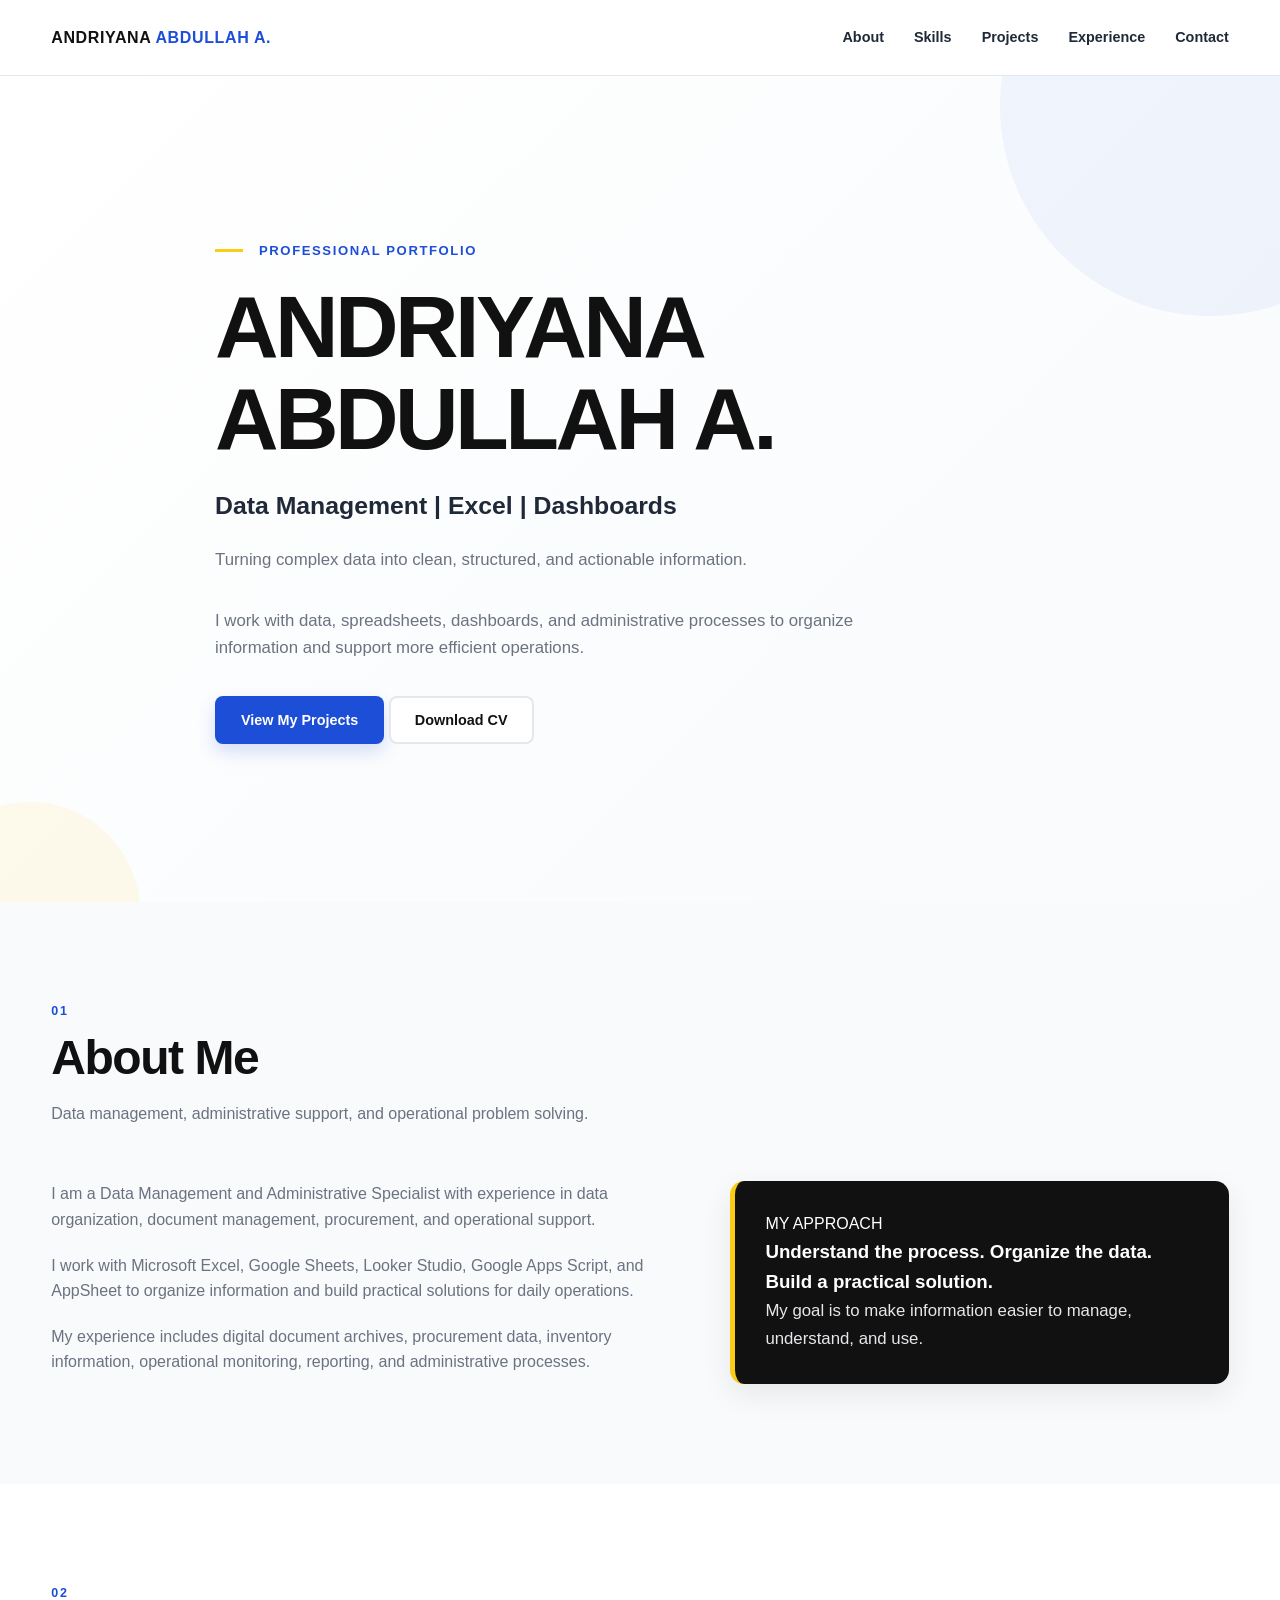
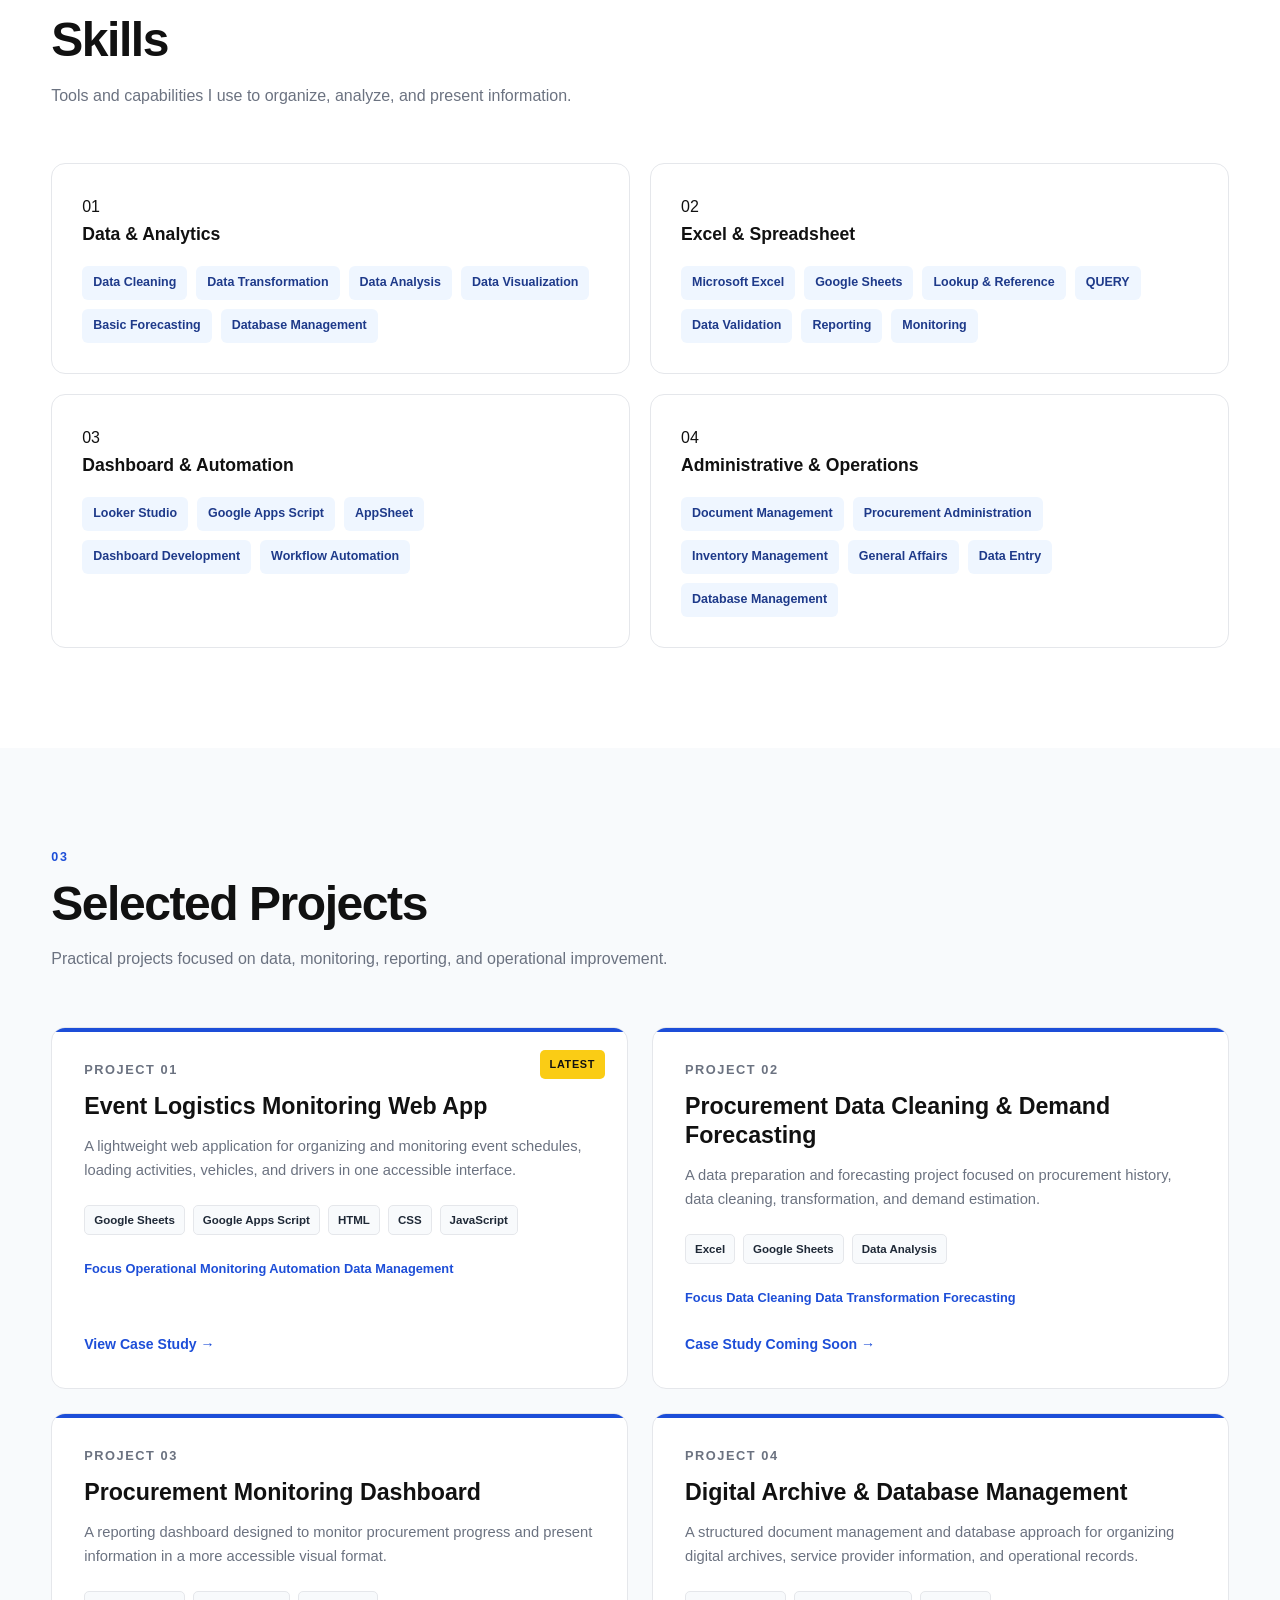
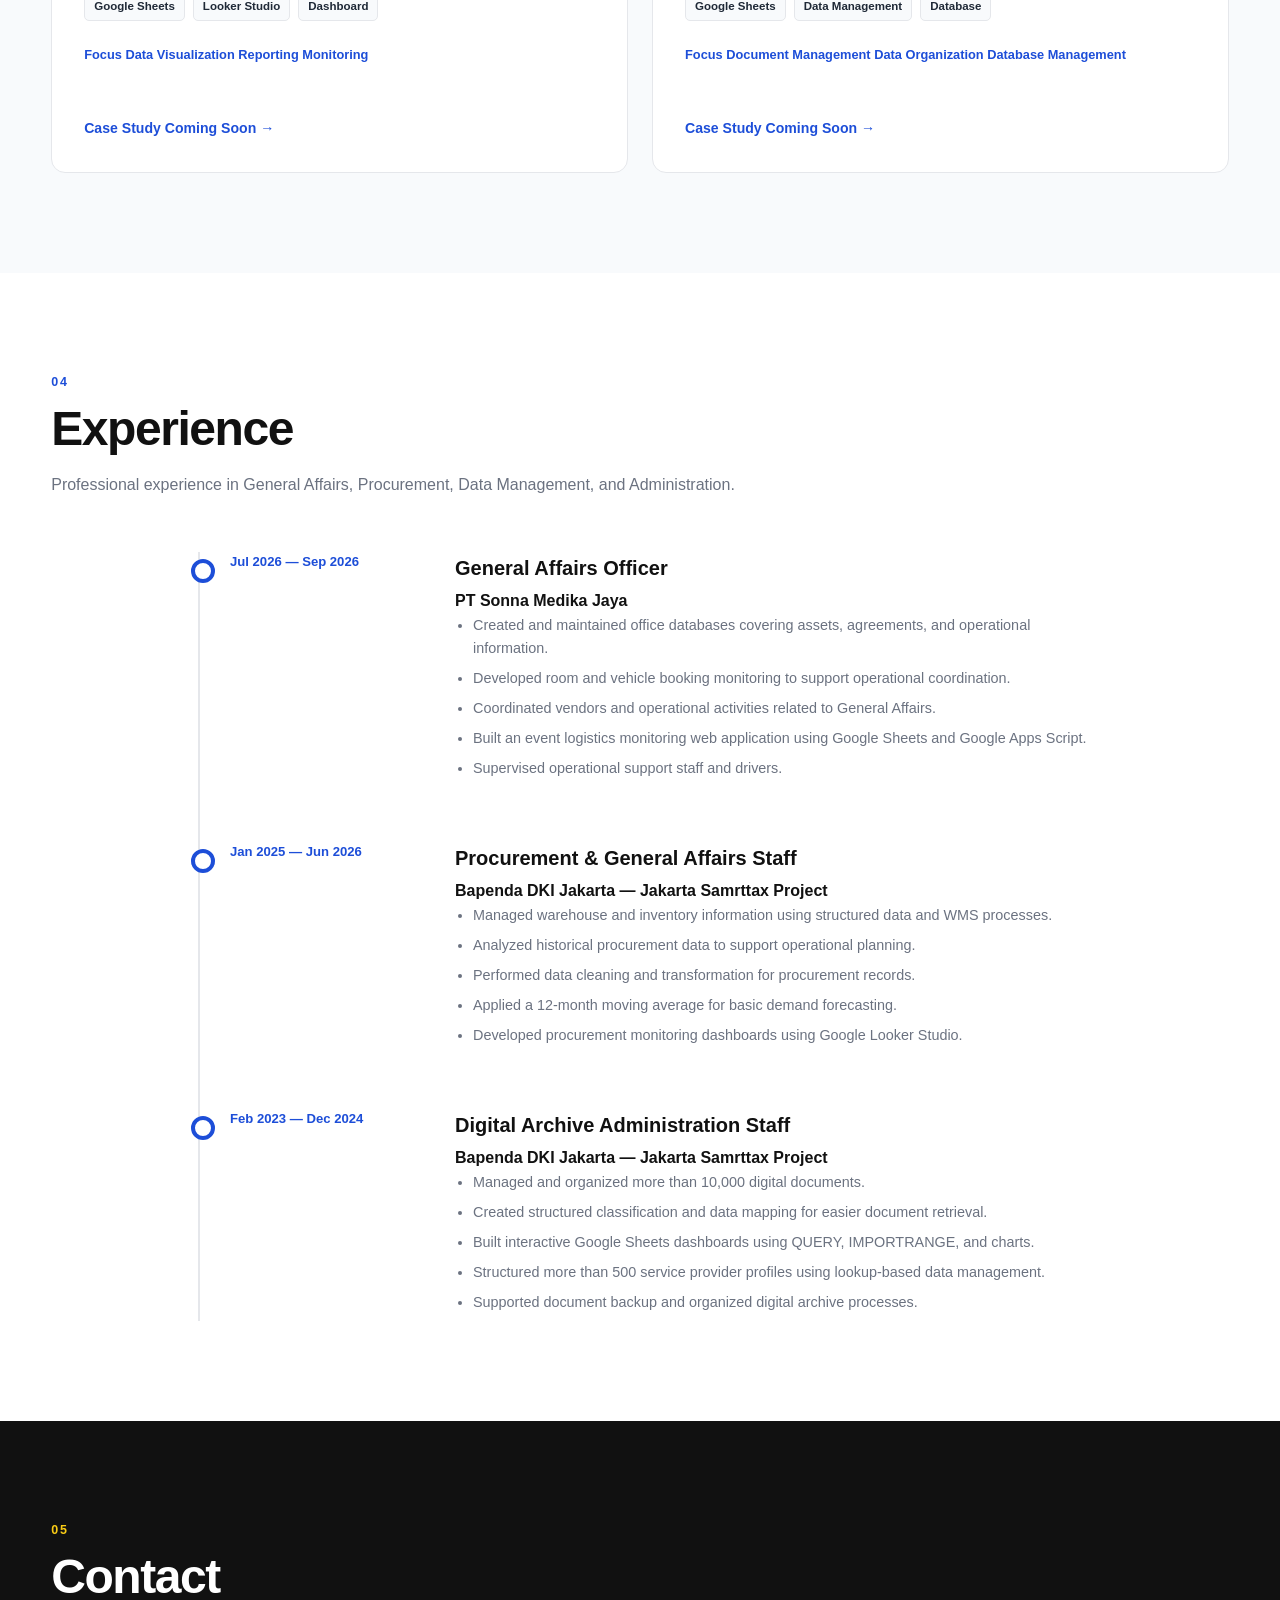
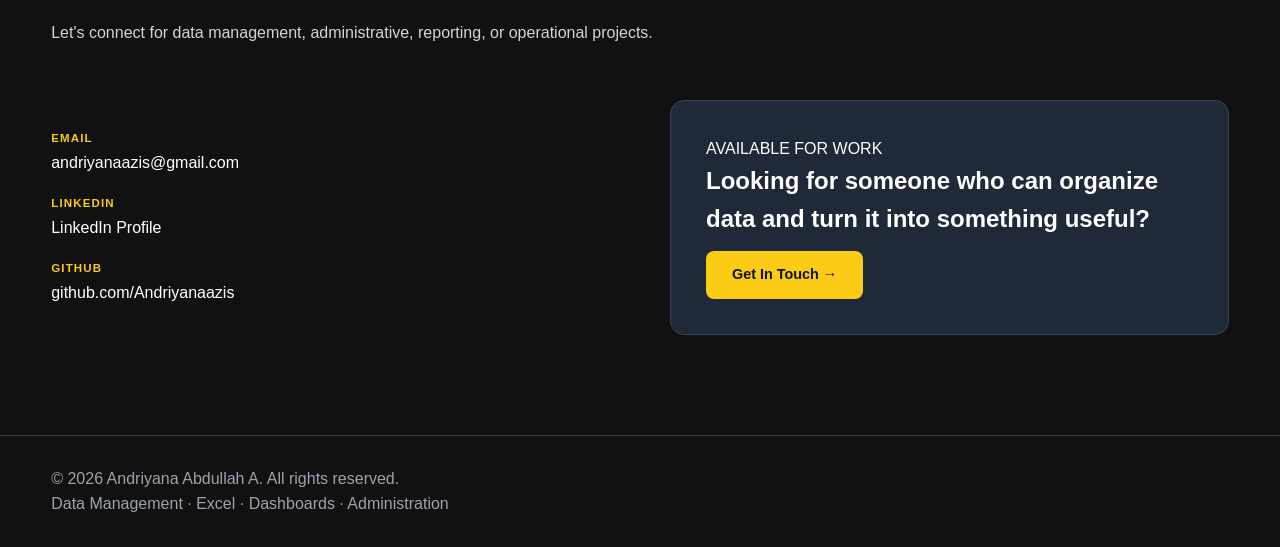
<file: index.html>
<!DOCTYPE html>
<html lang="en">
<head>
    <meta charset="UTF-8">
    <meta name="viewport" content="width=device-width, initial-scale=1.0">

    <title>Andriyana Abdullah A. | Data Management & Excel</title>

    <meta
        name="description"
        content="Andriyana Abdullah A. — Data Management, Excel, Dashboards, Administrative Support, Procurement, and General Affairs."
    >

    <link rel="preconnect" href="https://fonts.googleapis.com">
    <link rel="preconnect" href="https://fonts.gstatic.com" crossorigin>

    <link
        href="https://fonts.googleapis.com/css2?family=Inter:wght@400;500;600;700;800&display=swap"
        rel="stylesheet"
    >

    <link rel="stylesheet" href="assets/css/style.css">
</head>

<body>

    <!-- =========================
         HEADER
    ========================== -->
    <header class="site-header">

        <div class="container navbar">

            <a href="#home" class="logo">
                ANDRIYANA <span>ABDULLAH A.</span>
            </a>

            <button
                class="menu-toggle"
                aria-label="Toggle navigation"
                aria-expanded="false"
            >
                ☰
            </button>

            <nav class="nav-menu">
                <a href="#about">About</a>
                <a href="#skills">Skills</a>
                <a href="#projects">Projects</a>
                <a href="#experience">Experience</a>
                <a href="#contact">Contact</a>
            </nav>

        </div>

    </header>


    <main>

        <!-- =========================
             HERO
        ========================== -->
        <section id="home" class="hero">

            <div class="container hero-content reveal">

                <div class="hero-label">
                    <span></span>
                    PROFESSIONAL PORTFOLIO
                </div>

                <h1>
                    ANDRIYANA ABDULLAH A.
                </h1>

                <h2 class="hero-title">
                    Data Management
                    <span>|</span>
                    Excel
                    <span>|</span>
                    Dashboards
                </h2>

                <p class="hero-description">
                    Turning complex data into clean, structured,
                    and actionable information.
                </p>

                <p class="hero-description">
                    I work with data, spreadsheets, dashboards,
                    and administrative processes to organize information
                    and support more efficient operations.
                </p>

                <div class="hero-buttons">

                    <a href="#projects" class="btn btn-primary">
                        View My Projects
                    </a>

                    <a
                        href="assets/CV-Andriyana-Abdullah-A.pdf"
                        class="btn btn-secondary"
                        target="_blank"
                    >
                        Download CV
                    </a>

                </div>

            </div>

        </section>


        <!-- =========================
             ABOUT
        ========================== -->
        <section id="about" class="section">

            <div class="container">

                <div class="section-header reveal">

                    <div class="section-number">
                        01
                    </div>

                    <div>
                        <h2 class="section-title">
                            About Me
                        </h2>

                        <p class="section-description">
                            Data management, administrative support,
                            and operational problem solving.
                        </p>
                    </div>

                </div>


                <div class="about-grid">

                    <div class="about-text reveal">

                        <p>
                            I am a Data Management and Administrative
                            Specialist with experience in data organization,
                            document management, procurement, and operational support.
                        </p>

                        <p>
                            I work with Microsoft Excel, Google Sheets,
                            Looker Studio, Google Apps Script, and AppSheet
                            to organize information and build practical
                            solutions for daily operations.
                        </p>

                        <p>
                            My experience includes digital document archives,
                            procurement data, inventory information,
                            operational monitoring, reporting, and
                            administrative processes.
                        </p>

                    </div>


                    <div class="about-highlight reveal">

                        <span class="highlight-label">
                            MY APPROACH
                        </span>

                        <h3>
                            Understand the process.
                            Organize the data.
                            Build a practical solution.
                        </h3>

                        <p>
                            My goal is to make information easier to manage,
                            understand, and use.
                        </p>

                    </div>

                </div>

            </div>

        </section>


        <!-- =========================
             SKILLS
        ========================== -->
        <section id="skills" class="section section-light">

            <div class="container">

                <div class="section-header reveal">

                    <div class="section-number">
                        02
                    </div>

                    <div>
                        <h2 class="section-title">
                            Skills
                        </h2>

                        <p class="section-description">
                            Tools and capabilities I use to organize,
                            analyze, and present information.
                        </p>
                    </div>

                </div>


                <div class="skills-grid">

                    <!-- DATA & ANALYTICS -->
                    <div class="skill-card reveal">

                        <span class="skill-number">
                            01
                        </span>

                        <h3>
                            Data & Analytics
                        </h3>

                        <div class="skill-list">

                            <span class="skill-tag">
                                Data Cleaning
                            </span>

                            <span class="skill-tag">
                                Data Transformation
                            </span>

                            <span class="skill-tag">
                                Data Analysis
                            </span>

                            <span class="skill-tag">
                                Data Visualization
                            </span>

                            <span class="skill-tag">
                                Basic Forecasting
                            </span>

                            <span class="skill-tag">
                                Database Management
                            </span>

                        </div>

                    </div>


                    <!-- EXCEL & SPREADSHEET -->
                    <div class="skill-card reveal">

                        <span class="skill-number">
                            02
                        </span>

                        <h3>
                            Excel & Spreadsheet
                        </h3>

                        <div class="skill-list">

                            <span class="skill-tag">
                                Microsoft Excel
                            </span>

                            <span class="skill-tag">
                                Google Sheets
                            </span>

                            <span class="skill-tag">
                                Lookup & Reference
                            </span>

                            <span class="skill-tag">
                                QUERY
                            </span>

                            <span class="skill-tag">
                                Data Validation
                            </span>

                            <span class="skill-tag">
                                Reporting
                            </span>

                            <span class="skill-tag">
                                Monitoring
                            </span>

                        </div>

                    </div>


                    <!-- DASHBOARD & AUTOMATION -->
                    <div class="skill-card reveal">

                        <span class="skill-number">
                            03
                        </span>

                        <h3>
                            Dashboard & Automation
                        </h3>

                        <div class="skill-list">

                            <span class="skill-tag">
                                Looker Studio
                            </span>

                            <span class="skill-tag">
                                Google Apps Script
                            </span>

                            <span class="skill-tag">
                                AppSheet
                            </span>

                            <span class="skill-tag">
                                Dashboard Development
                            </span>

                            <span class="skill-tag">
                                Workflow Automation
                            </span>

                        </div>

                    </div>


                    <!-- ADMINISTRATIVE & OPERATIONS -->
                    <div class="skill-card reveal">

                        <span class="skill-number">
                            04
                        </span>

                        <h3>
                            Administrative & Operations
                        </h3>

                        <div class="skill-list">

                            <span class="skill-tag">
                                Document Management
                            </span>

                            <span class="skill-tag">
                                Procurement Administration
                            </span>

                            <span class="skill-tag">
                                Inventory Management
                            </span>

                            <span class="skill-tag">
                                General Affairs
                            </span>

                            <span class="skill-tag">
                                Data Entry
                            </span>

                            <span class="skill-tag">
                                Database Management
                            </span>

                        </div>

                    </div>

                </div>

            </div>

        </section>


        <!-- =========================
             PROJECTS
        ========================== -->
        <section id="projects" class="section">

            <div class="container">

                <div class="section-header reveal">

                    <div class="section-number">
                        03
                    </div>

                    <div>
                        <h2 class="section-title">
                            Selected Projects
                        </h2>

                        <p class="section-description">
                            Practical projects focused on data,
                            monitoring, reporting, and operational improvement.
                        </p>
                    </div>

                </div>


                <div class="projects-grid">


                    <!-- =========================
                         PROJECT 01
                    ========================== -->
                    <article class="project-card project-featured reveal">

                        <div class="project-top">

                            <div class="project-number">
                                PROJECT 01
                            </div>

                            <span class="latest-badge">
                                LATEST
                            </span>

                        </div>


                        <h3>
                            Event Logistics Monitoring Web App
                        </h3>


                        <p class="project-description">
                            A lightweight web application for organizing
                            and monitoring event schedules, loading activities,
                            vehicles, and drivers in one accessible interface.
                        </p>


                        <div class="project-tools">

                            <span class="project-tool">
                                Google Sheets
                            </span>

                            <span class="project-tool">
                                Google Apps Script
                            </span>

                            <span class="project-tool">
                                HTML
                            </span>

                            <span class="project-tool">
                                CSS
                            </span>

                            <span class="project-tool">
                                JavaScript
                            </span>

                        </div>


                        <div class="project-focus">

                            <strong>
                                Focus
                            </strong>

                            <span>
                                Operational Monitoring
                            </span>

                            <span>
                                Automation
                            </span>

                            <span>
                                Data Management
                            </span>

                        </div>


                        <!-- PROJECT 01 LINK SUDAH DIUBAH -->
                        <a
                            href="project-01.html"
                            class="project-link"
                        >
                            View Case Study →
                        </a>

                    </article>


                    <!-- =========================
                         PROJECT 02
                    ========================== -->
                    <article class="project-card reveal">

                        <div class="project-top">

                            <div class="project-number">
                                PROJECT 02
                            </div>

                        </div>


                        <h3>
                            Procurement Data Cleaning
                            & Demand Forecasting
                        </h3>


                        <p class="project-description">
                            A data preparation and forecasting project
                            focused on procurement history, data cleaning,
                            transformation, and demand estimation.
                        </p>


                        <div class="project-tools">

                            <span class="project-tool">
                                Excel
                            </span>

                            <span class="project-tool">
                                Google Sheets
                            </span>

                            <span class="project-tool">
                                Data Analysis
                            </span>

                        </div>


                        <div class="project-focus">

                            <strong>
                                Focus
                            </strong>

                            <span>
                                Data Cleaning
                            </span>

                            <span>
                                Data Transformation
                            </span>

                            <span>
                                Forecasting
                            </span>

                        </div>


                        <a
                            href="#"
                            class="project-link"
                        >
                            Case Study Coming Soon →
                        </a>

                    </article>


                    <!-- =========================
                         PROJECT 03
                    ========================== -->
                    <article class="project-card reveal">

                        <div class="project-top">

                            <div class="project-number">
                                PROJECT 03
                            </div>

                        </div>


                        <h3>
                            Procurement Monitoring Dashboard
                        </h3>


                        <p class="project-description">
                            A reporting dashboard designed to monitor
                            procurement progress and present information
                            in a more accessible visual format.
                        </p>


                        <div class="project-tools">

                            <span class="project-tool">
                                Google Sheets
                            </span>

                            <span class="project-tool">
                                Looker Studio
                            </span>

                            <span class="project-tool">
                                Dashboard
                            </span>

                        </div>


                        <div class="project-focus">

                            <strong>
                                Focus
                            </strong>

                            <span>
                                Data Visualization
                            </span>

                            <span>
                                Reporting
                            </span>

                            <span>
                                Monitoring
                            </span>

                        </div>


                        <a
                            href="#"
                            class="project-link"
                        >
                            Case Study Coming Soon →
                        </a>

                    </article>


                    <!-- =========================
                         PROJECT 04
                    ========================== -->
                    <article class="project-card reveal">

                        <div class="project-top">

                            <div class="project-number">
                                PROJECT 04
                            </div>

                        </div>


                        <h3>
                            Digital Archive
                            & Database Management
                        </h3>


                        <p class="project-description">
                            A structured document management and database
                            approach for organizing digital archives,
                            service provider information, and operational records.
                        </p>


                        <div class="project-tools">

                            <span class="project-tool">
                                Google Sheets
                            </span>

                            <span class="project-tool">
                                Data Management
                            </span>

                            <span class="project-tool">
                                Database
                            </span>

                        </div>


                        <div class="project-focus">

                            <strong>
                                Focus
                            </strong>

                            <span>
                                Document Management
                            </span>

                            <span>
                                Data Organization
                            </span>

                            <span>
                                Database Management
                            </span>

                        </div>


                        <a
                            href="#"
                            class="project-link"
                        >
                            Case Study Coming Soon →
                        </a>

                    </article>


                </div>

            </div>

        </section>


        <!-- =========================
             EXPERIENCE
        ========================== -->
        <section id="experience" class="section section-light">

            <div class="container">

                <div class="section-header reveal">

                    <div class="section-number">
                        04
                    </div>

                    <div>
                        <h2 class="section-title">
                            Experience
                        </h2>

                        <p class="section-description">
                            Professional experience in General Affairs,
                            Procurement, Data Management, and Administration.
                        </p>
                    </div>

                </div>


                <div class="experience-list">


                    <!-- EXPERIENCE 01 -->
                    <div class="experience-item reveal">

                        <div class="experience-date">
                            Jul 2026 — Sep 2026
                        </div>

                        <div class="experience-content">

                            <h3>
                                General Affairs Officer
                            </h3>

                            <h4>
                                PT Sonna Medika Jaya
                            </h4>

                            <ul>

                                <li>
                                    Created and maintained office databases
                                    covering assets, agreements, and operational information.
                                </li>

                                <li>
                                    Developed room and vehicle booking monitoring
                                    to support operational coordination.
                                </li>

                                <li>
                                    Coordinated vendors and operational activities
                                    related to General Affairs.
                                </li>

                                <li>
                                    Built an event logistics monitoring web application
                                    using Google Sheets and Google Apps Script.
                                </li>

                                <li>
                                    Supervised operational support staff and drivers.
                                </li>

                            </ul>

                        </div>

                    </div>


                    <!-- EXPERIENCE 02 -->
                    <div class="experience-item reveal">

                        <div class="experience-date">
                            Jan 2025 — Jun 2026
                        </div>

                        <div class="experience-content">

                            <h3>
                                Procurement & General Affairs Staff
                            </h3>

                            <h4>
                                Bapenda DKI Jakarta — Jakarta Samrttax Project
                            </h4>

                            <ul>

                                <li>
                                    Managed warehouse and inventory information
                                    using structured data and WMS processes.
                                </li>

                                <li>
                                    Analyzed historical procurement data
                                    to support operational planning.
                                </li>

                                <li>
                                    Performed data cleaning and transformation
                                    for procurement records.
                                </li>

                                <li>
                                    Applied a 12-month moving average
                                    for basic demand forecasting.
                                </li>

                                <li>
                                    Developed procurement monitoring dashboards
                                    using Google Looker Studio.
                                </li>

                            </ul>

                        </div>

                    </div>


                    <!-- EXPERIENCE 03 -->
                    <div class="experience-item reveal">

                        <div class="experience-date">
                            Feb 2023 — Dec 2024
                        </div>

                        <div class="experience-content">

                            <h3>
                                Digital Archive Administration Staff
                            </h3>

                            <h4>
                                Bapenda DKI Jakarta — Jakarta Samrttax Project
                            </h4>

                            <ul>

                                <li>
                                    Managed and organized more than 10,000
                                    digital documents.
                                </li>

                                <li>
                                    Created structured classification and data mapping
                                    for easier document retrieval.
                                </li>

                                <li>
                                    Built interactive Google Sheets dashboards
                                    using QUERY, IMPORTRANGE, and charts.
                                </li>

                                <li>
                                    Structured more than 500 service provider profiles
                                    using lookup-based data management.
                                </li>

                                <li>
                                    Supported document backup and organized
                                    digital archive processes.
                                </li>

                            </ul>

                        </div>

                    </div>


                </div>

            </div>

        </section>


        <!-- =========================
             CONTACT
        ========================== -->
        <section id="contact" class="section contact-section">

            <div class="container">

                <div class="section-header reveal">

                    <div class="section-number">
                        05
                    </div>

                    <div>
                        <h2 class="section-title">
                            Contact
                        </h2>

                        <p class="section-description">
                            Let's connect for data management,
                            administrative, reporting, or operational projects.
                        </p>
                    </div>

                </div>


                <div class="contact-grid">


                    <div class="contact-info reveal">

                        <div class="contact-item">

                            <span class="contact-label">
                                EMAIL
                            </span>

                            <a href="mailto:andriyanaazis@gmail.com">
                                andriyanaazis@gmail.com
                            </a>

                        </div>


                        <div class="contact-item">

                            <span class="contact-label">
                                LINKEDIN
                            </span>

                            <a
                                href="https://www.linkedin.com/in/andriyana-abdullah-aziz-17850321b/"
                                target="_blank"
                                rel="noopener noreferrer"
                            >
                                LinkedIn Profile
                            </a>

                        </div>


                        <div class="contact-item">

                            <span class="contact-label">
                                GITHUB
                            </span>

                            <a
                                href="https://github.com/Andriyanaazis"
                                target="_blank"
                                rel="noopener noreferrer"
                            >
                                github.com/Andriyanaazis
                            </a>

                        </div>

                    </div>


                    <div class="contact-cta reveal">

                        <span>
                            AVAILABLE FOR WORK
                        </span>

                        <h3>
                            Looking for someone who can
                            organize data and turn it into
                            something useful?
                        </h3>

                        <a
                            href="mailto:andriyanaazis@gmail.com"
                            class="btn btn-accent"
                        >
                            Get In Touch →
                        </a>

                    </div>

                </div>

            </div>

        </section>

    </main>


    <!-- =========================
         FOOTER
    ========================== -->
    <footer class="site-footer">

        <div class="container">

            <p>
                © 2026 Andriyana Abdullah A.
                All rights reserved.
            </p>

            <p>
                Data Management · Excel · Dashboards · Administration
            </p>

        </div>

    </footer>


    <!-- =========================
         JAVASCRIPT
    ========================== -->
    <script src="assets/js/script.js"></script>

</body>
</html>
</file>
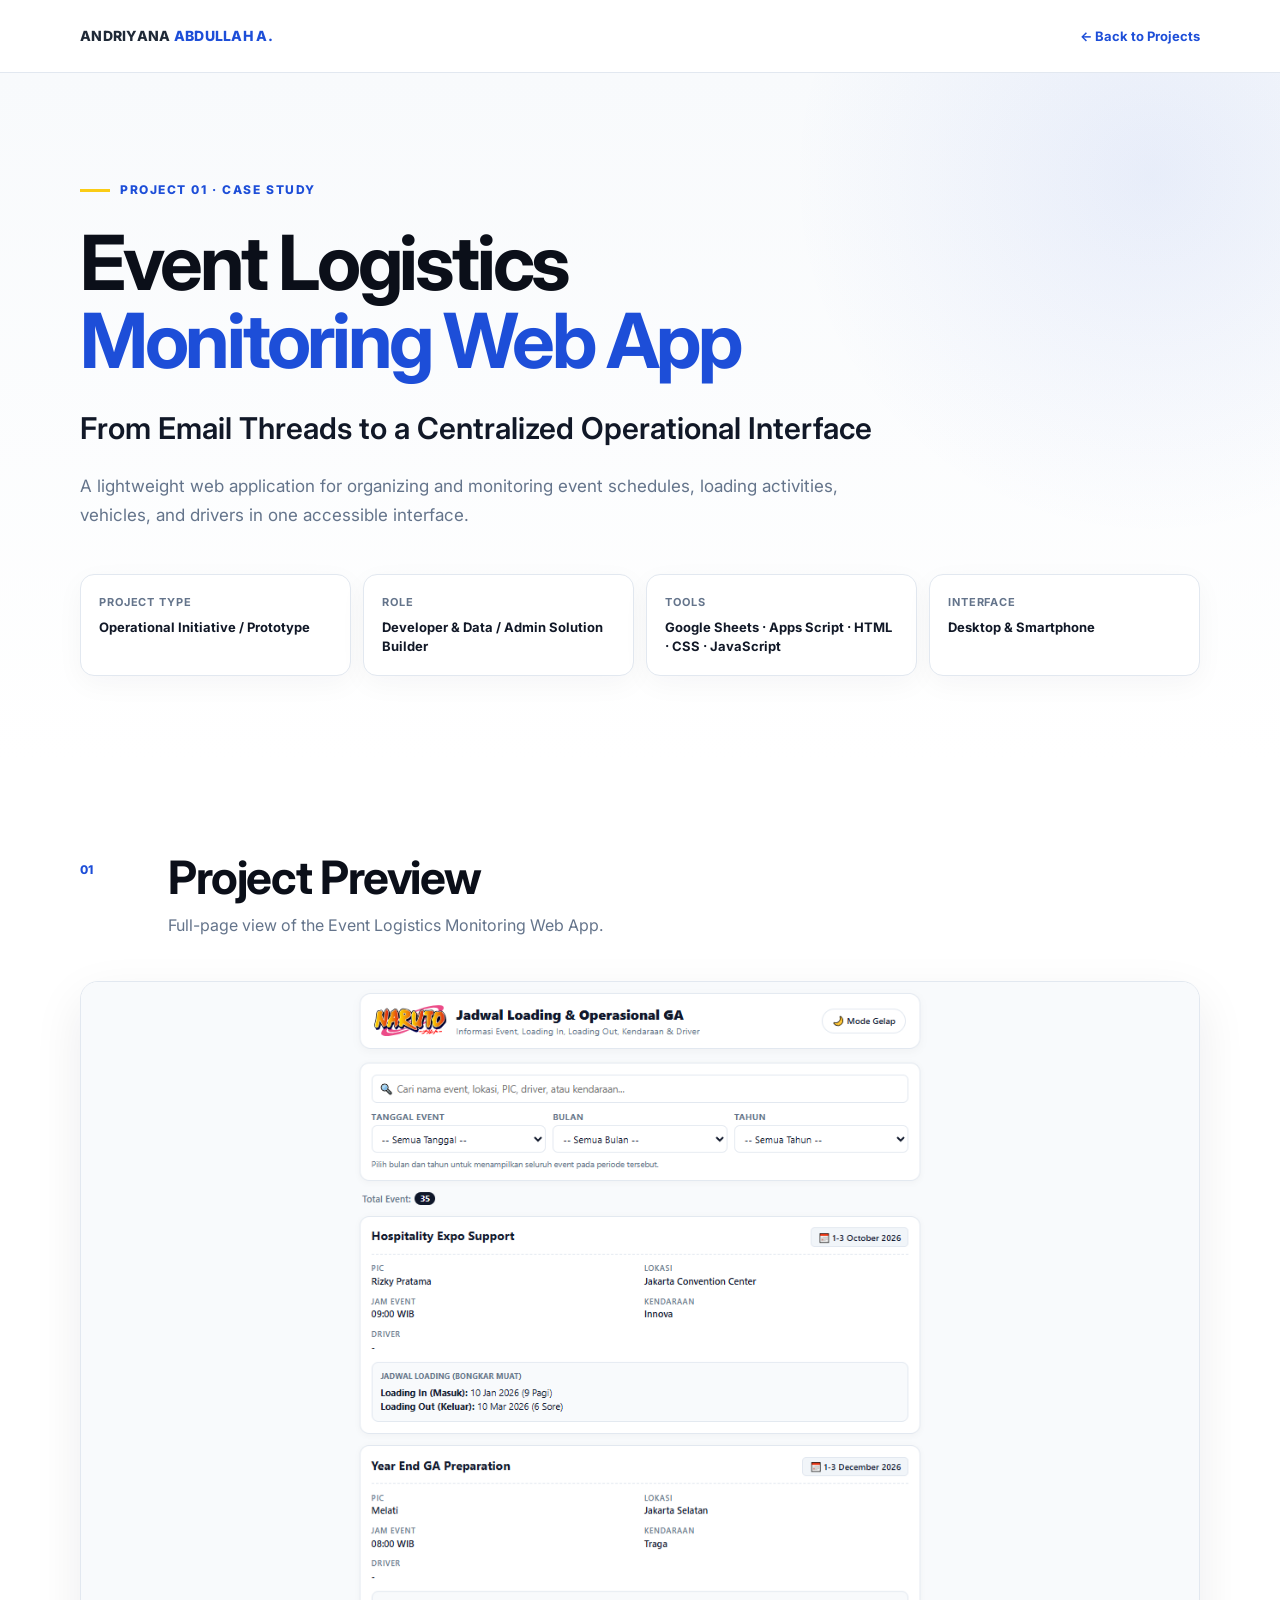
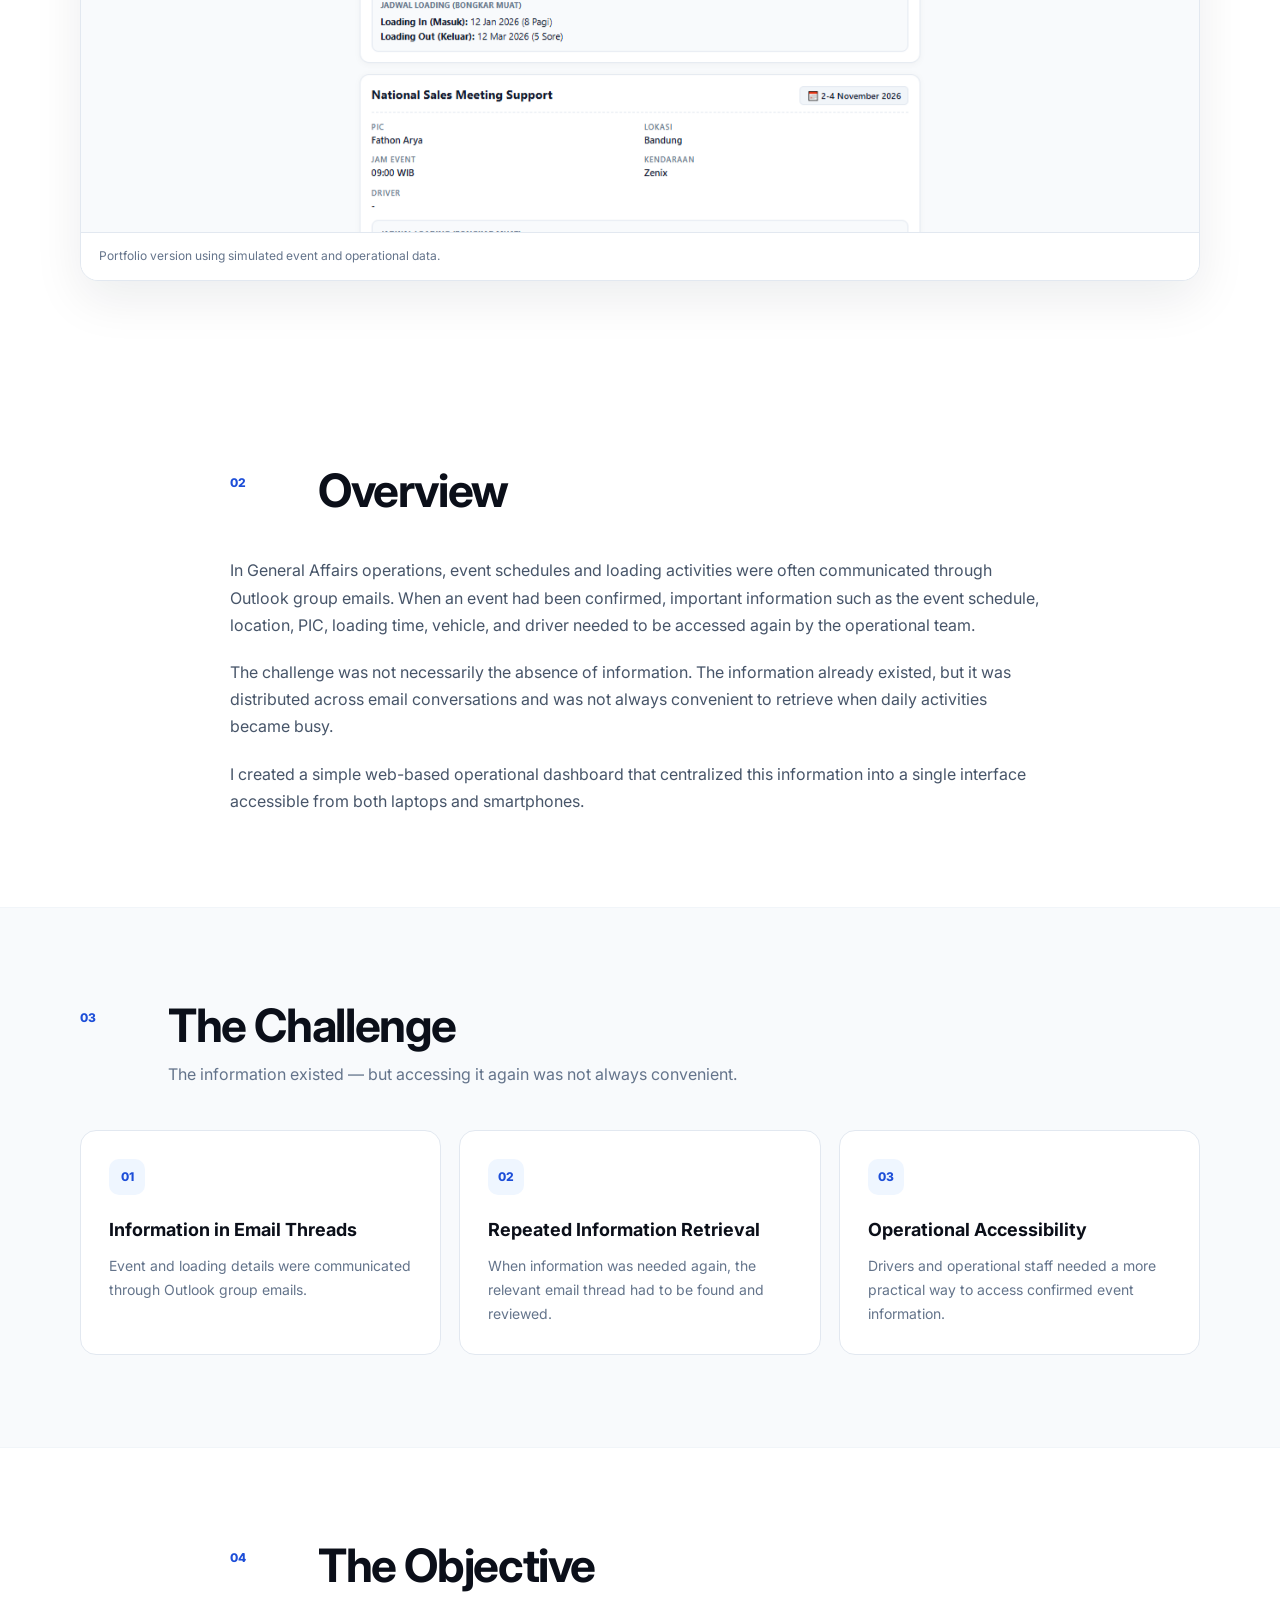
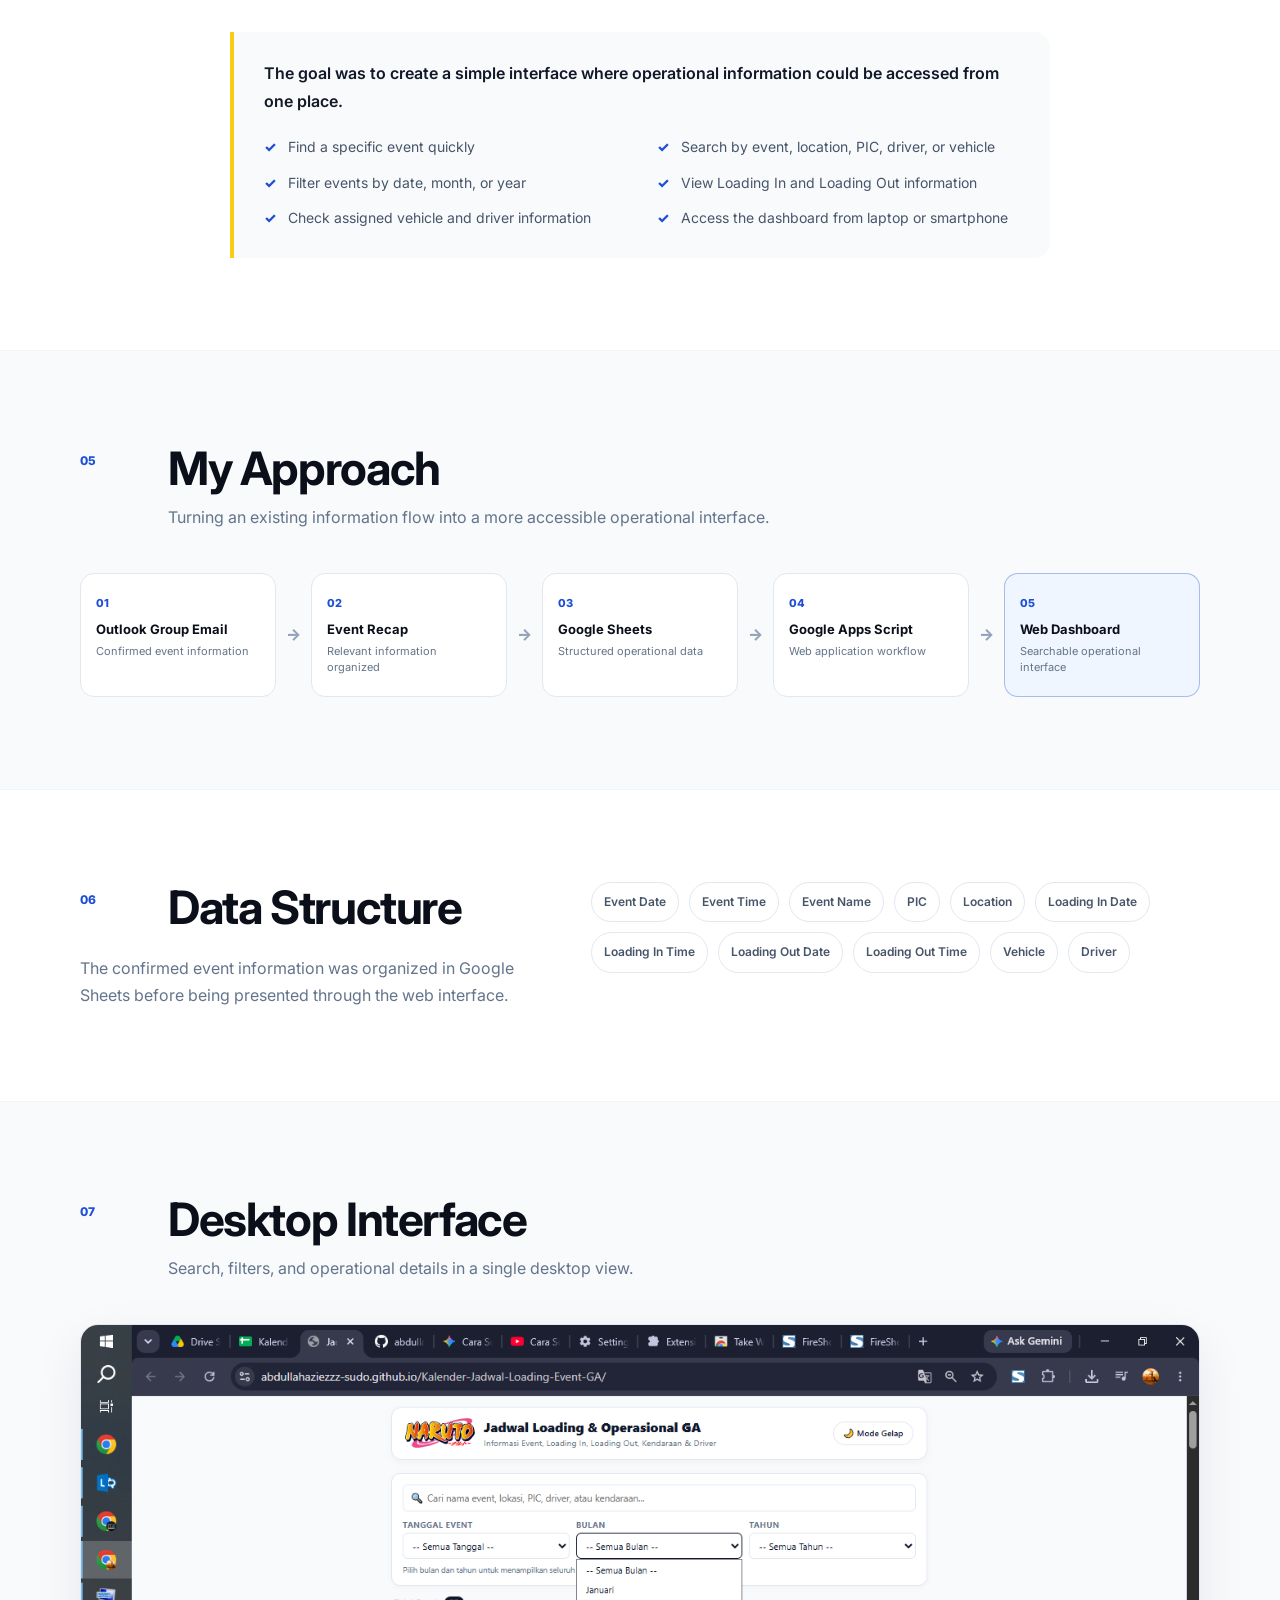
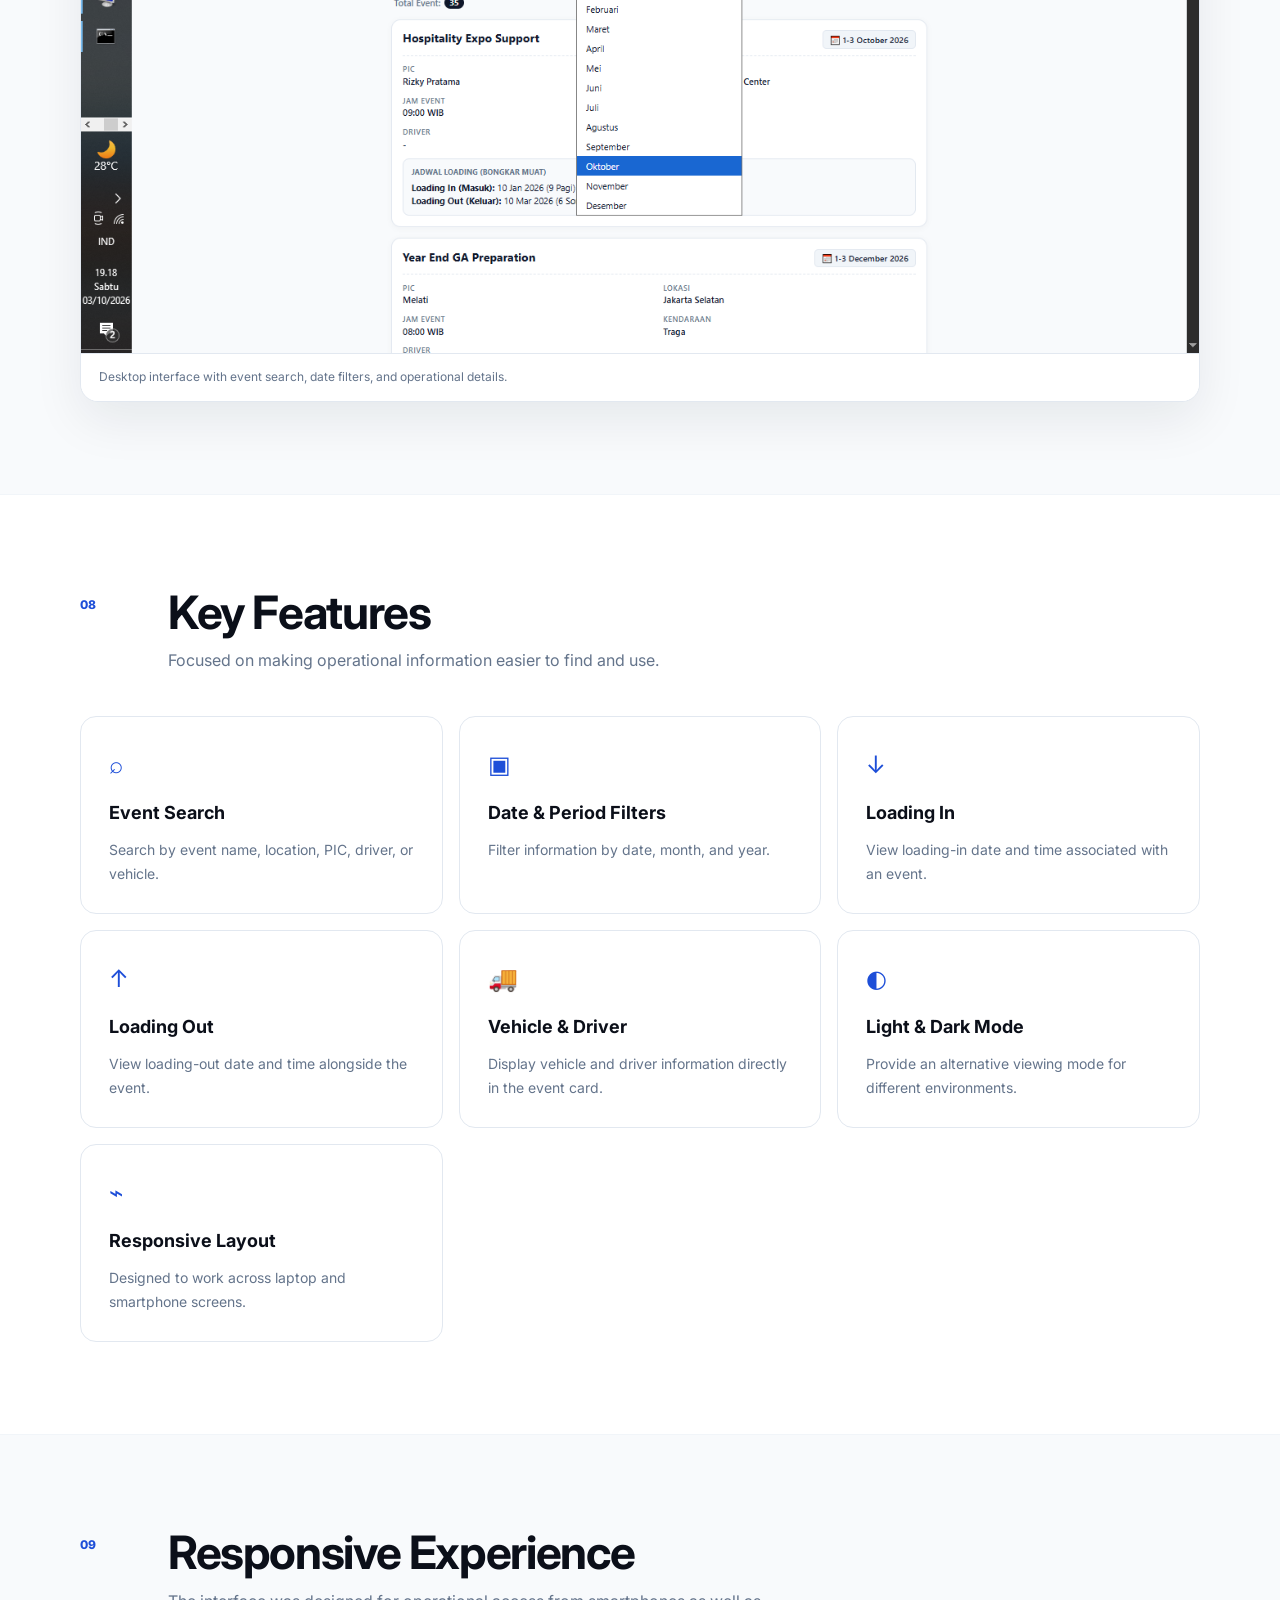
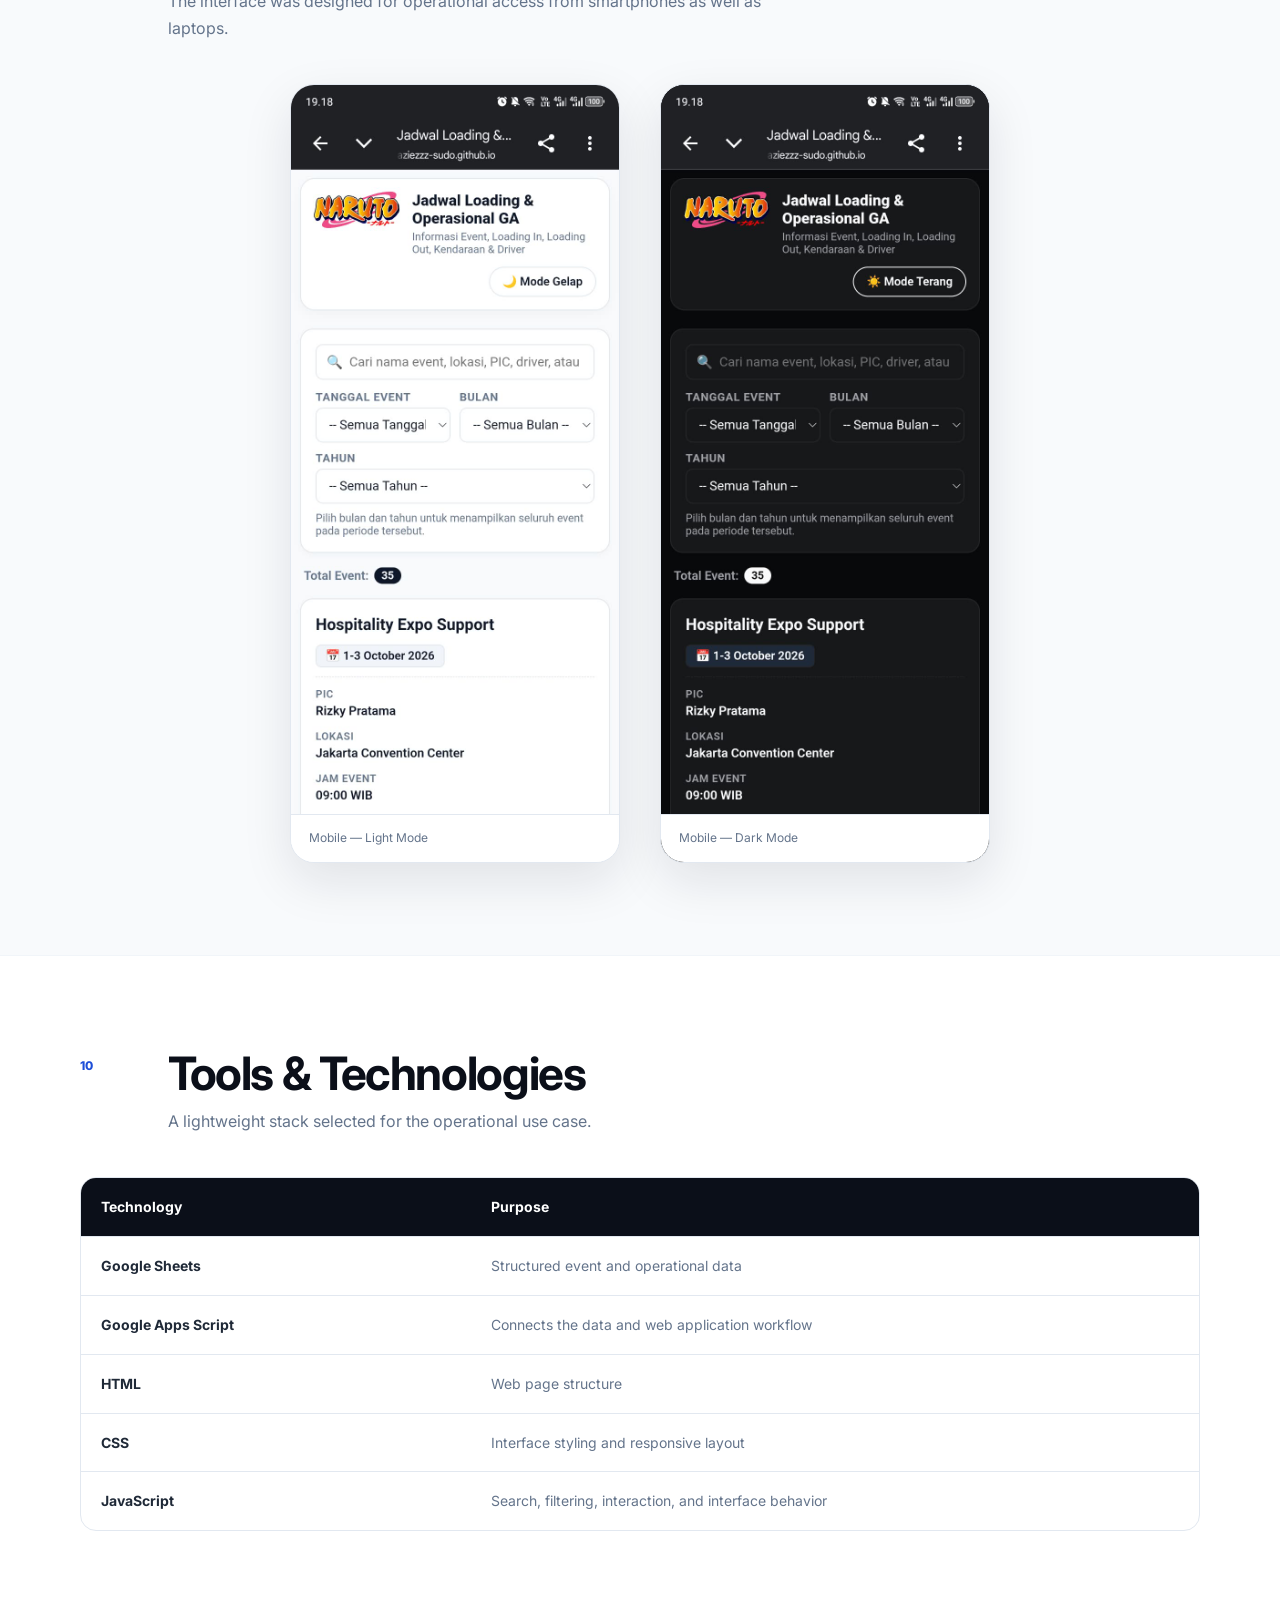
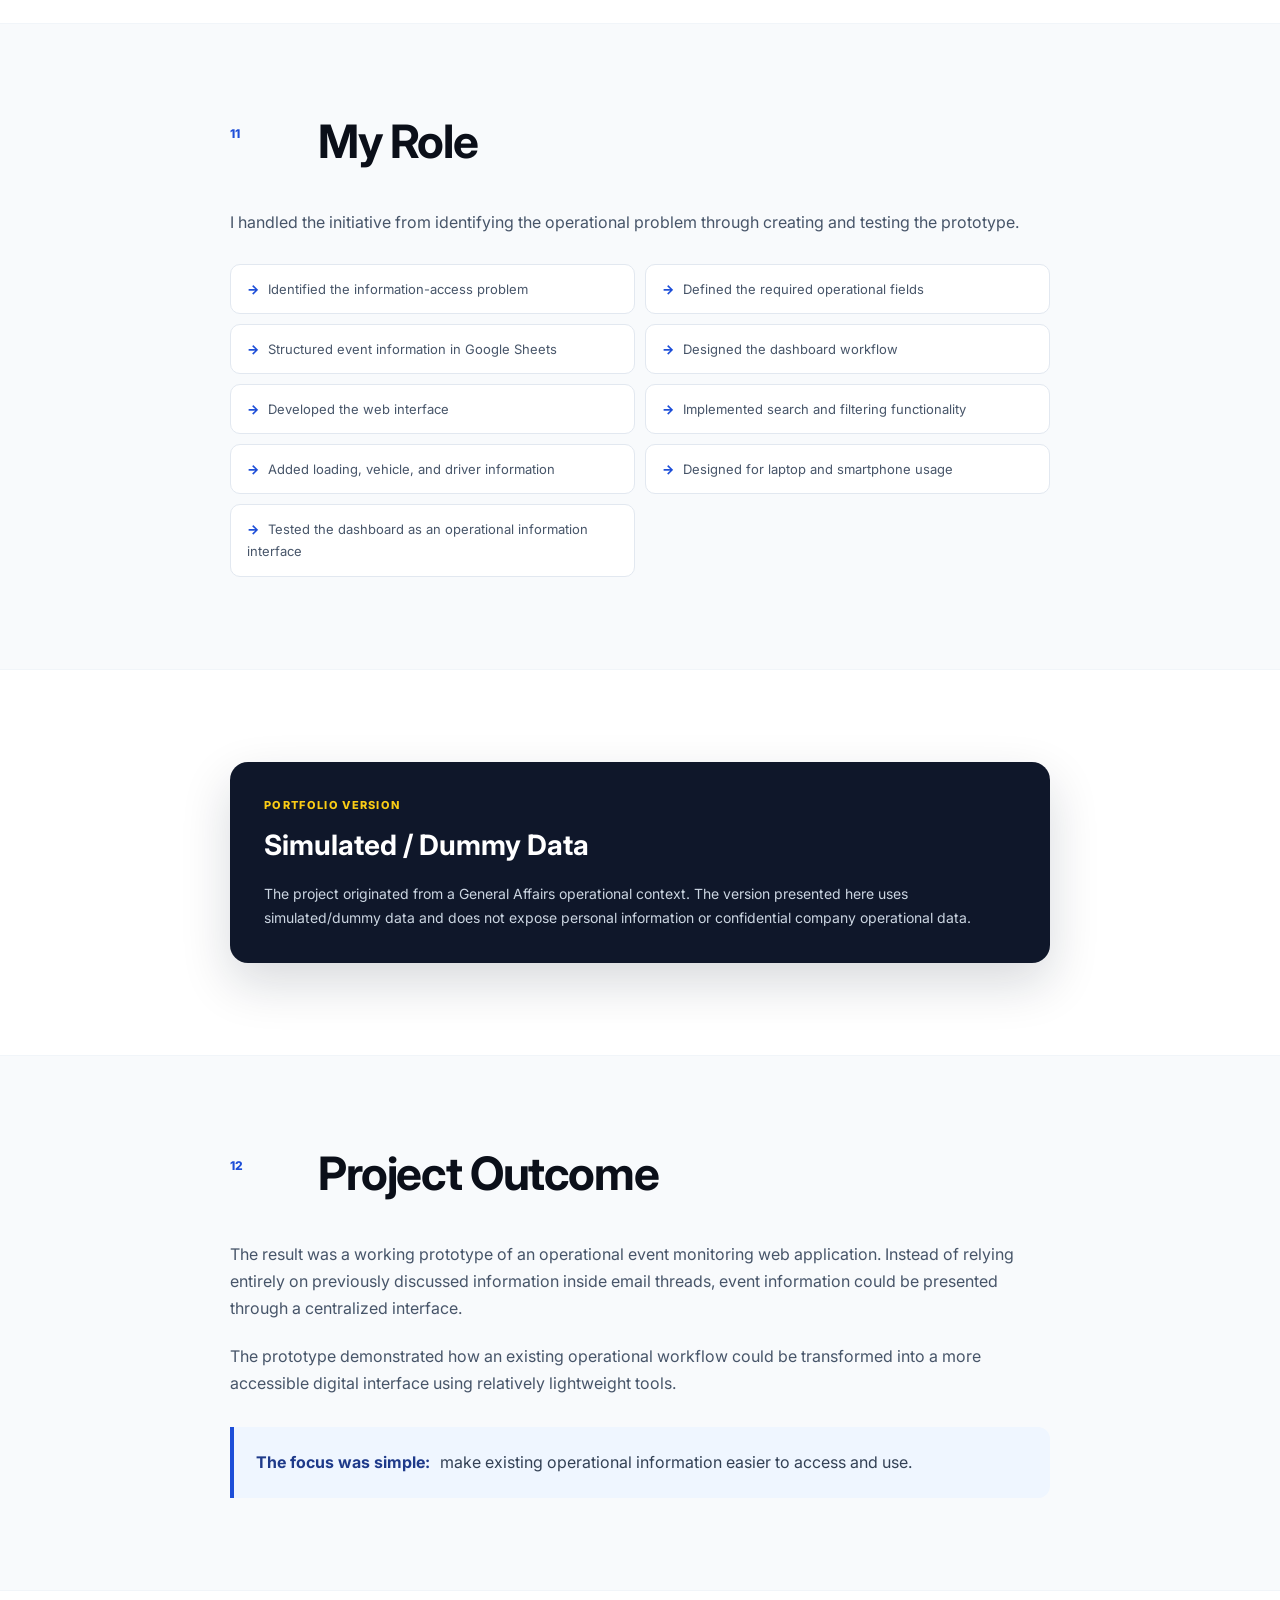
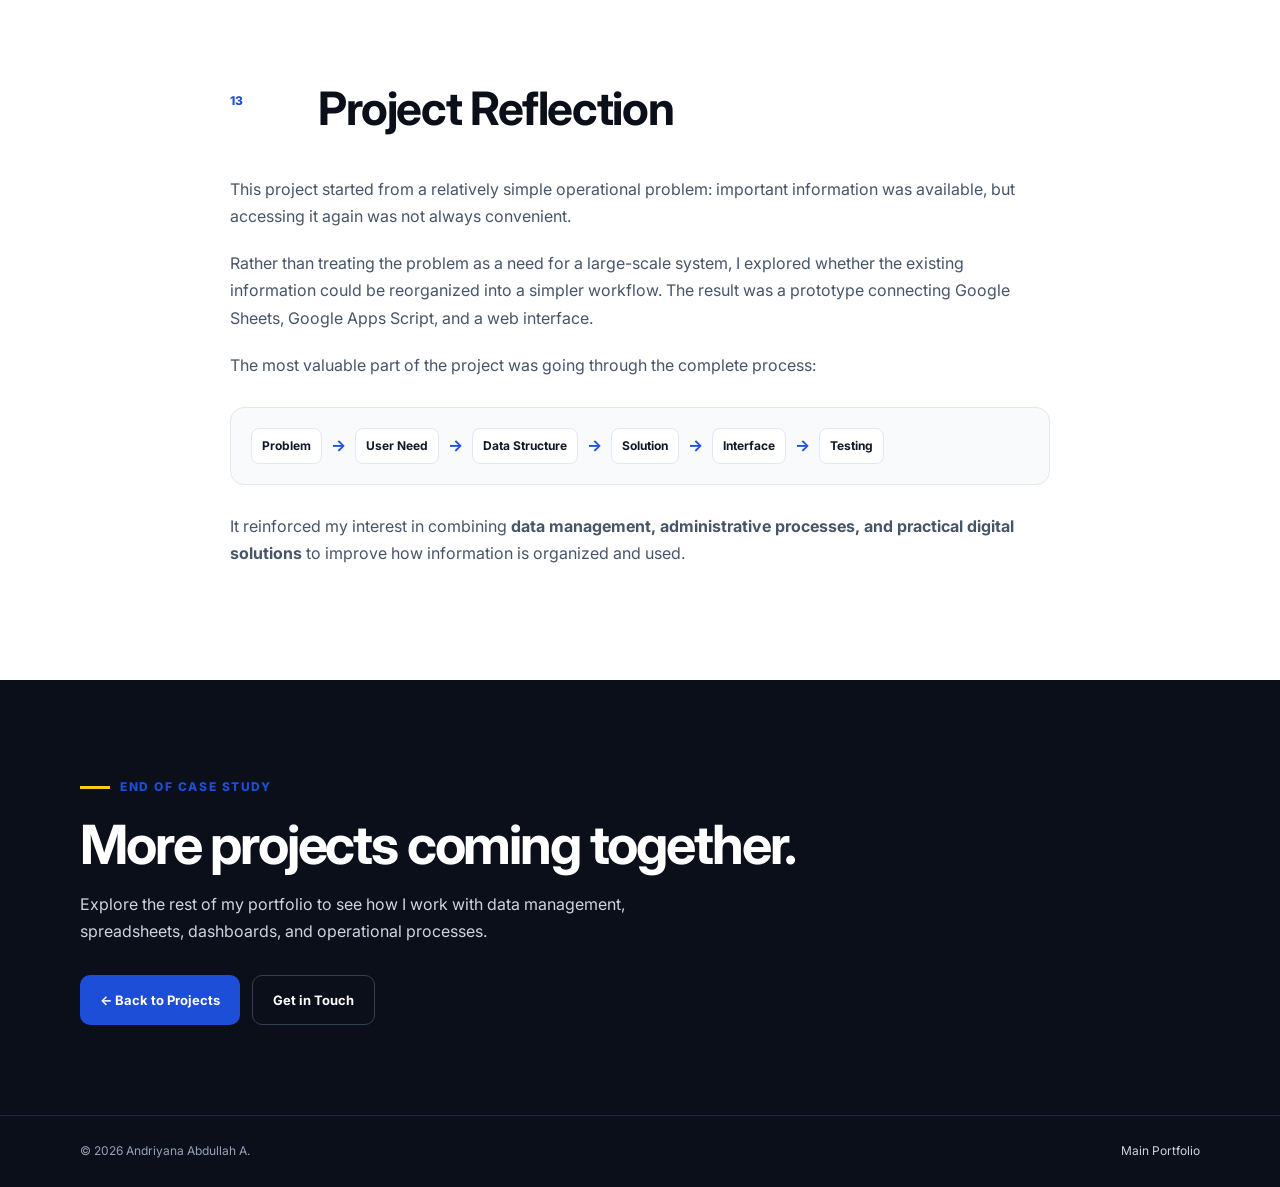
<file: project-01.html>
<!DOCTYPE html>
<html lang="en">
<head>
  <meta charset="UTF-8">
  <meta name="viewport" content="width=device-width, initial-scale=1.0">
  <meta name="description" content="Case study: Event Logistics Monitoring Web App built with Google Sheets, Google Apps Script, HTML, CSS, and JavaScript.">
  <title>Event Logistics Monitoring Web App | Andriyana Abdullah A.</title>
  <link rel="preconnect" href="https://fonts.googleapis.com">
  <link rel="preconnect" href="https://fonts.gstatic.com" crossorigin>
  <link href="https://fonts.googleapis.com/css2?family=Inter:wght@400;500;600;700;800&display=swap" rel="stylesheet">
  <link rel="stylesheet" href="assets/css/project.css">
</head>
<body>

  <header class="project-header">
    <div class="container nav-wrap">
      <a href="index.html" class="brand">ANDRIYANA <span>ABDULLAH A.</span></a>
      <a href="index.html#projects" class="back-link">← Back to Projects</a>
    </div>
  </header>

  <main>
    <!-- HERO -->
    <section class="case-hero">
      <div class="container">
        <div class="eyebrow"><span></span> PROJECT 01 · CASE STUDY</div>
        <h1>Event Logistics<br><strong>Monitoring Web App</strong></h1>
        <p class="hero-subtitle">From Email Threads to a Centralized Operational Interface</p>
        <p class="hero-intro">
          A lightweight web application for organizing and monitoring event schedules, loading activities,
          vehicles, and drivers in one accessible interface.
        </p>

        <div class="meta-grid">
          <div class="meta-card">
            <span>Project Type</span>
            <strong>Operational Initiative / Prototype</strong>
          </div>
          <div class="meta-card">
            <span>Role</span>
            <strong>Developer &amp; Data / Admin Solution Builder</strong>
          </div>
          <div class="meta-card">
            <span>Tools</span>
            <strong>Google Sheets · Apps Script · HTML · CSS · JavaScript</strong>
          </div>
          <div class="meta-card">
            <span>Interface</span>
            <strong>Desktop &amp; Smartphone</strong>
          </div>
        </div>
      </div>
    </section>

    <!-- FULL PAGE PREVIEW -->
    <section class="section section-preview">
      <div class="container">
        <div class="section-heading">
          <span class="section-number">01</span>
          <div>
            <h2>Project Preview</h2>
            <p>Full-page view of the Event Logistics Monitoring Web App.</p>
          </div>
        </div>

        <figure class="image-frame fullpage-frame">
          <img src="assets/images/project-01/project01-fullpage.png" alt="Full-page desktop view of the Event Logistics Monitoring Web App" loading="eager">
          <figcaption>Portfolio version using simulated event and operational data.</figcaption>
        </figure>
      </div>
    </section>

    <!-- OVERVIEW -->
    <section class="section">
      <div class="container narrow">
        <div class="section-heading">
          <span class="section-number">02</span>
          <div>
            <h2>Overview</h2>
          </div>
        </div>
        <div class="prose">
          <p>
            In General Affairs operations, event schedules and loading activities were often communicated through
            Outlook group emails. When an event had been confirmed, important information such as the event schedule,
            location, PIC, loading time, vehicle, and driver needed to be accessed again by the operational team.
          </p>
          <p>
            The challenge was not necessarily the absence of information. The information already existed, but it was
            distributed across email conversations and was not always convenient to retrieve when daily activities became busy.
          </p>
          <p>
            I created a simple web-based operational dashboard that centralized this information into a single interface
            accessible from both laptops and smartphones.
          </p>
        </div>
      </div>
    </section>

    <!-- CHALLENGE -->
    <section class="section section-alt">
      <div class="container">
        <div class="section-heading">
          <span class="section-number">03</span>
          <div>
            <h2>The Challenge</h2>
            <p>The information existed — but accessing it again was not always convenient.</p>
          </div>
        </div>

        <div class="challenge-grid">
          <div class="challenge-card">
            <span class="challenge-icon">01</span>
            <h3>Information in Email Threads</h3>
            <p>Event and loading details were communicated through Outlook group emails.</p>
          </div>
          <div class="challenge-card">
            <span class="challenge-icon">02</span>
            <h3>Repeated Information Retrieval</h3>
            <p>When information was needed again, the relevant email thread had to be found and reviewed.</p>
          </div>
          <div class="challenge-card">
            <span class="challenge-icon">03</span>
            <h3>Operational Accessibility</h3>
            <p>Drivers and operational staff needed a more practical way to access confirmed event information.</p>
          </div>
        </div>
      </div>
    </section>

    <!-- OBJECTIVE -->
    <section class="section">
      <div class="container narrow">
        <div class="section-heading">
          <span class="section-number">04</span>
          <div>
            <h2>The Objective</h2>
          </div>
        </div>
        <div class="objective-box">
          <p>The goal was to create a simple interface where operational information could be accessed from one place.</p>
          <ul class="check-list">
            <li>Find a specific event quickly</li>
            <li>Search by event, location, PIC, driver, or vehicle</li>
            <li>Filter events by date, month, or year</li>
            <li>View Loading In and Loading Out information</li>
            <li>Check assigned vehicle and driver information</li>
            <li>Access the dashboard from laptop or smartphone</li>
          </ul>
        </div>
      </div>
    </section>

    <!-- APPROACH + WORKFLOW -->
    <section class="section section-alt">
      <div class="container">
        <div class="section-heading">
          <span class="section-number">05</span>
          <div>
            <h2>My Approach</h2>
            <p>Turning an existing information flow into a more accessible operational interface.</p>
          </div>
        </div>

        <div class="workflow">
          <div class="workflow-step">
            <span>01</span>
            <strong>Outlook Group Email</strong>
            <small>Confirmed event information</small>
          </div>
          <div class="workflow-arrow">→</div>
          <div class="workflow-step">
            <span>02</span>
            <strong>Event Recap</strong>
            <small>Relevant information organized</small>
          </div>
          <div class="workflow-arrow">→</div>
          <div class="workflow-step">
            <span>03</span>
            <strong>Google Sheets</strong>
            <small>Structured operational data</small>
          </div>
          <div class="workflow-arrow">→</div>
          <div class="workflow-step">
            <span>04</span>
            <strong>Google Apps Script</strong>
            <small>Web application workflow</small>
          </div>
          <div class="workflow-arrow">→</div>
          <div class="workflow-step workflow-final">
            <span>05</span>
            <strong>Web Dashboard</strong>
            <small>Searchable operational interface</small>
          </div>
        </div>
      </div>
    </section>

    <!-- DATA STRUCTURE -->
    <section class="section">
      <div class="container two-column">
        <div>
          <div class="section-heading compact">
            <span class="section-number">06</span>
            <div><h2>Data Structure</h2></div>
          </div>
          <p>
            The confirmed event information was organized in Google Sheets before being presented through the web interface.
          </p>
        </div>
        <div class="field-grid">
          <div>Event Date</div><div>Event Time</div><div>Event Name</div><div>PIC</div>
          <div>Location</div><div>Loading In Date</div><div>Loading In Time</div><div>Loading Out Date</div>
          <div>Loading Out Time</div><div>Vehicle</div><div>Driver</div>
        </div>
      </div>
    </section>

    <!-- DESKTOP -->
    <section class="section section-alt">
      <div class="container">
        <div class="section-heading">
          <span class="section-number">07</span>
          <div>
            <h2>Desktop Interface</h2>
            <p>Search, filters, and operational details in a single desktop view.</p>
          </div>
        </div>
        <figure class="image-frame">
          <img src="assets/images/project-01/project01-desktop.png" alt="Desktop interface showing search, filters and event details" loading="lazy">
          <figcaption>Desktop interface with event search, date filters, and operational details.</figcaption>
        </figure>
      </div>
    </section>

    <!-- FEATURES -->
    <section class="section">
      <div class="container">
        <div class="section-heading">
          <span class="section-number">08</span>
          <div>
            <h2>Key Features</h2>
            <p>Focused on making operational information easier to find and use.</p>
          </div>
        </div>

        <div class="feature-grid">
          <article class="feature-card"><span>⌕</span><h3>Event Search</h3><p>Search by event name, location, PIC, driver, or vehicle.</p></article>
          <article class="feature-card"><span>▣</span><h3>Date &amp; Period Filters</h3><p>Filter information by date, month, and year.</p></article>
          <article class="feature-card"><span>↓</span><h3>Loading In</h3><p>View loading-in date and time associated with an event.</p></article>
          <article class="feature-card"><span>↑</span><h3>Loading Out</h3><p>View loading-out date and time alongside the event.</p></article>
          <article class="feature-card"><span>🚚</span><h3>Vehicle &amp; Driver</h3><p>Display vehicle and driver information directly in the event card.</p></article>
          <article class="feature-card"><span>◐</span><h3>Light &amp; Dark Mode</h3><p>Provide an alternative viewing mode for different environments.</p></article>
          <article class="feature-card"><span>⌁</span><h3>Responsive Layout</h3><p>Designed to work across laptop and smartphone screens.</p></article>
        </div>
      </div>
    </section>

    <!-- MOBILE -->
    <section class="section section-alt">
      <div class="container">
        <div class="section-heading">
          <span class="section-number">09</span>
          <div>
            <h2>Responsive Experience</h2>
            <p>The interface was designed for operational access from smartphones as well as laptops.</p>
          </div>
        </div>

        <div class="mobile-showcase">
          <figure class="phone-shot">
            <img src="assets/images/project-01/project01-mobile-light.jpg" alt="Mobile light mode version of the Event Logistics Monitoring Web App" loading="lazy">
            <figcaption>Mobile — Light Mode</figcaption>
          </figure>
          <figure class="phone-shot dark-shot">
            <img src="assets/images/project-01/project01-mobile-dark.jpg" alt="Mobile dark mode version of the Event Logistics Monitoring Web App" loading="lazy">
            <figcaption>Mobile — Dark Mode</figcaption>
          </figure>
        </div>
      </div>
    </section>

    <!-- TECHNOLOGY -->
    <section class="section">
      <div class="container">
        <div class="section-heading">
          <span class="section-number">10</span>
          <div>
            <h2>Tools &amp; Technologies</h2>
            <p>A lightweight stack selected for the operational use case.</p>
          </div>
        </div>
        <div class="tech-table">
          <div class="tech-row tech-head"><strong>Technology</strong><strong>Purpose</strong></div>
          <div class="tech-row"><strong>Google Sheets</strong><span>Structured event and operational data</span></div>
          <div class="tech-row"><strong>Google Apps Script</strong><span>Connects the data and web application workflow</span></div>
          <div class="tech-row"><strong>HTML</strong><span>Web page structure</span></div>
          <div class="tech-row"><strong>CSS</strong><span>Interface styling and responsive layout</span></div>
          <div class="tech-row"><strong>JavaScript</strong><span>Search, filtering, interaction, and interface behavior</span></div>
        </div>
      </div>
    </section>

    <!-- ROLE -->
    <section class="section section-alt">
      <div class="container narrow">
        <div class="section-heading">
          <span class="section-number">11</span>
          <div><h2>My Role</h2></div>
        </div>
        <p>I handled the initiative from identifying the operational problem through creating and testing the prototype.</p>
        <div class="role-list">
          <div>Identified the information-access problem</div>
          <div>Defined the required operational fields</div>
          <div>Structured event information in Google Sheets</div>
          <div>Designed the dashboard workflow</div>
          <div>Developed the web interface</div>
          <div>Implemented search and filtering functionality</div>
          <div>Added loading, vehicle, and driver information</div>
          <div>Designed for laptop and smartphone usage</div>
          <div>Tested the dashboard as an operational information interface</div>
        </div>
      </div>
    </section>

    <!-- PRIVACY -->
    <section class="section">
      <div class="container narrow">
        <div class="privacy-card">
          <div class="privacy-label">PORTFOLIO VERSION</div>
          <h2>Simulated / Dummy Data</h2>
          <p>
            The project originated from a General Affairs operational context. The version presented here uses
            simulated/dummy data and does not expose personal information or confidential company operational data.
          </p>
        </div>
      </div>
    </section>

    <!-- OUTCOME -->
    <section class="section section-alt">
      <div class="container narrow">
        <div class="section-heading">
          <span class="section-number">12</span>
          <div><h2>Project Outcome</h2></div>
        </div>
        <div class="prose">
          <p>
            The result was a working prototype of an operational event monitoring web application. Instead of relying
            entirely on previously discussed information inside email threads, event information could be presented through
            a centralized interface.
          </p>
          <p>
            The prototype demonstrated how an existing operational workflow could be transformed into a more accessible
            digital interface using relatively lightweight tools.
          </p>
          <div class="outcome-highlight">
            <strong>The focus was simple:</strong>
            <span>make existing operational information easier to access and use.</span>
          </div>
        </div>
      </div>
    </section>

    <!-- REFLECTION -->
    <section class="section">
      <div class="container narrow">
        <div class="section-heading">
          <span class="section-number">13</span>
          <div><h2>Project Reflection</h2></div>
        </div>
        <div class="reflection">
          <p>
            This project started from a relatively simple operational problem: important information was available,
            but accessing it again was not always convenient.
          </p>
          <p>
            Rather than treating the problem as a need for a large-scale system, I explored whether the existing
            information could be reorganized into a simpler workflow. The result was a prototype connecting Google Sheets,
            Google Apps Script, and a web interface.
          </p>
          <p>
            The most valuable part of the project was going through the complete process:
          </p>
          <div class="reflection-flow">
            <span>Problem</span><b>→</b><span>User Need</span><b>→</b><span>Data Structure</span><b>→</b><span>Solution</span><b>→</b><span>Interface</span><b>→</b><span>Testing</span>
          </div>
          <p>
            It reinforced my interest in combining <strong>data management, administrative processes, and practical digital solutions</strong>
            to improve how information is organized and used.
          </p>
        </div>
      </div>
    </section>

    <!-- FOOTER CTA -->
    <section class="case-cta">
      <div class="container">
        <p class="eyebrow"><span></span> END OF CASE STUDY</p>
        <h2>More projects coming together.</h2>
        <p>Explore the rest of my portfolio to see how I work with data management, spreadsheets, dashboards, and operational processes.</p>
        <div class="cta-buttons">
          <a href="index.html#projects" class="btn btn-primary">← Back to Projects</a>
          <a href="index.html#contact" class="btn btn-secondary">Get in Touch</a>
        </div>
      </div>
    </section>
  </main>

  <footer class="project-footer">
    <div class="container footer-wrap">
      <span>© 2026 Andriyana Abdullah A.</span>
      <a href="index.html">Main Portfolio</a>
    </div>
  </footer>

</body>
</html>
</file>
<file: assets/css/style.css>
/* =========================================================
   ANDRIYANA ABDULLAH A.
   Portfolio Website
   Theme: Clean Corporate
   Colors: Blue / Black / Yellow
   ========================================================= */


/* =========================================================
   1. GLOBAL VARIABLES
   ========================================================= */

:root {
    --primary: #1d4ed8;
    --primary-dark: #1e3a8a;
    --accent: #facc15;

    --black: #111111;
    --dark: #1f2937;
    --gray: #6b7280;
    --light-gray: #e5e7eb;
    --background: #f8fafc;
    --white: #ffffff;

    --max-width: 1180px;

    --shadow-sm: 0 4px 12px rgba(0, 0, 0, 0.06);
    --shadow-md: 0 10px 30px rgba(0, 0, 0, 0.08);

    --radius-sm: 8px;
    --radius-md: 14px;
    --radius-lg: 20px;

    --transition: 0.25s ease;
}


/* =========================================================
   2. RESET
   ========================================================= */

* {
    margin: 0;
    padding: 0;
    box-sizing: border-box;
}

html {
    scroll-behavior: smooth;
    scroll-padding-top: 90px;
}

body {
    font-family: Arial, Helvetica, sans-serif;
    background: var(--white);
    color: var(--black);
    line-height: 1.6;
    overflow-x: hidden;
}

a {
    color: inherit;
    text-decoration: none;
}

button,
a {
    -webkit-tap-highlight-color: transparent;
}

img {
    max-width: 100%;
    display: block;
}

ul {
    list-style: none;
}


/* =========================================================
   3. CONTAINER
   ========================================================= */

.container {
    width: min(92%, var(--max-width));
    margin: 0 auto;
}


/* =========================================================
   4. HEADER / NAVIGATION
   ========================================================= */

.site-header {
    position: sticky;
    top: 0;
    z-index: 1000;

    background: rgba(255, 255, 255, 0.96);
    border-bottom: 1px solid var(--light-gray);

    backdrop-filter: blur(10px);
    -webkit-backdrop-filter: blur(10px);
}

.navbar {
    min-height: 74px;

    display: flex;
    align-items: center;
    justify-content: space-between;

    gap: 30px;
}

.logo {
    font-size: 1rem;
    font-weight: 800;
    letter-spacing: 0.04em;
    color: var(--black);

    white-space: nowrap;
}

.logo span {
    color: var(--primary);
}

.nav-menu {
    display: flex;
    align-items: center;
    gap: 30px;
}

.nav-menu a {
    position: relative;

    font-size: 0.9rem;
    font-weight: 600;
    color: var(--dark);

    padding: 26px 0;

    transition: color var(--transition);
}

.nav-menu a::after {
    content: "";

    position: absolute;
    left: 0;
    bottom: 17px;

    width: 0;
    height: 2px;

    background: var(--primary);

    transition: width var(--transition);
}

.nav-menu a:hover {
    color: var(--primary);
}

.nav-menu a:hover::after {
    width: 100%;
}


/* =========================================================
   5. MOBILE MENU BUTTON
   ========================================================= */

.menu-toggle {
    display: none;

    width: 42px;
    height: 42px;

    border: 1px solid var(--light-gray);
    border-radius: var(--radius-sm);

    background: var(--white);

    cursor: pointer;

    align-items: center;
    justify-content: center;
    flex-direction: column;

    gap: 5px;
}

.menu-toggle span {
    display: block;

    width: 20px;
    height: 2px;

    background: var(--black);

    transition: transform var(--transition),
                opacity var(--transition);
}


/* =========================================================
   6. HERO
   ========================================================= */

.hero {
    position: relative;

    min-height: calc(100vh - 74px);

    display: flex;
    align-items: center;

    background:
        linear-gradient(
            135deg,
            var(--white) 0%,
            var(--background) 100%
        );

    padding: 100px 0;
    overflow: hidden;
}

.hero::before {
    content: "";

    position: absolute;

    width: 420px;
    height: 420px;

    top: -180px;
    right: -140px;

    background: var(--primary);

    opacity: 0.05;

    border-radius: 50%;
}

.hero::after {
    content: "";

    position: absolute;

    width: 220px;
    height: 220px;

    bottom: -120px;
    left: -80px;

    background: var(--accent);

    opacity: 0.08;

    border-radius: 50%;
}

.hero-content {
    position: relative;
    z-index: 2;

    max-width: 850px;
}

.hero-label {
    display: inline-flex;
    align-items: center;
    gap: 8px;

    margin-bottom: 20px;

    font-size: 0.82rem;
    font-weight: 700;

    color: var(--primary);

    letter-spacing: 0.12em;
    text-transform: uppercase;
}

.hero-label::before {
    content: "";

    width: 28px;
    height: 3px;

    background: var(--accent);
}

.hero h1 {
    font-size: clamp(2.8rem, 7vw, 5.5rem);

    line-height: 1.05;

    letter-spacing: -0.04em;

    margin-bottom: 20px;
}

.hero h1 span {
    color: var(--primary);
}

.hero-title {
    display: inline-block;

    font-size: clamp(1.15rem, 2vw, 1.55rem);

    font-weight: 700;

    color: var(--dark);

    margin-bottom: 22px;
}

.hero-description {
    max-width: 700px;

    font-size: 1.05rem;

    color: var(--gray);

    margin-bottom: 34px;
}


/* =========================================================
   7. BUTTONS
   ========================================================= */

.btn-group {
    display: flex;
    flex-wrap: wrap;
    gap: 14px;
}

.btn {
    display: inline-flex;
    align-items: center;
    justify-content: center;

    min-height: 48px;

    padding: 0 24px;

    border-radius: var(--radius-sm);

    font-size: 0.9rem;
    font-weight: 700;

    border: 2px solid transparent;

    cursor: pointer;

    transition:
        transform var(--transition),
        background var(--transition),
        color var(--transition),
        border-color var(--transition),
        box-shadow var(--transition);
}

.btn:hover {
    transform: translateY(-2px);
}

.btn-primary {
    background: var(--primary);
    color: var(--white);

    box-shadow: 0 8px 18px rgba(29, 78, 216, 0.18);
}

.btn-primary:hover {
    background: var(--primary-dark);
}

.btn-secondary {
    background: var(--white);
    color: var(--black);

    border-color: var(--light-gray);
}

.btn-secondary:hover {
    border-color: var(--primary);
    color: var(--primary);
}

.btn-accent {
    background: var(--accent);
    color: var(--black);
}

.btn-accent:hover {
    background: #eab308;
}


/* =========================================================
   8. SECTION GENERAL
   ========================================================= */

section {
    position: relative;
}

.section {
    padding: 100px 0;
}

.section:nth-child(even) {
    background: var(--background);
}

.section-header {
    max-width: 720px;

    margin-bottom: 55px;
}

.section-number {
    display: block;

    margin-bottom: 10px;

    font-size: 0.78rem;
    font-weight: 800;

    color: var(--primary);

    letter-spacing: 0.14em;
}

.section-title {
    font-size: clamp(2rem, 4vw, 3rem);

    line-height: 1.1;

    letter-spacing: -0.03em;

    margin-bottom: 16px;
}

.section-description {
    font-size: 1rem;

    color: var(--gray);
}


/* =========================================================
   9. ABOUT
   ========================================================= */

.about-grid {
    display: grid;

    grid-template-columns: 1.1fr 0.9fr;

    gap: 70px;

    align-items: start;
}

.about-text p {
    color: var(--gray);

    font-size: 1rem;

    margin-bottom: 20px;
}

.about-text p:last-child {
    margin-bottom: 0;
}

.about-highlight {
    padding: 30px;

    background: var(--black);

    color: var(--white);

    border-radius: var(--radius-md);

    border-left: 5px solid var(--accent);

    box-shadow: var(--shadow-md);
}

.about-highlight p {
    font-size: 1.05rem;
    line-height: 1.7;

    color: #e5e7eb;
}

.about-highlight strong {
    color: var(--accent);
}


/* =========================================================
   10. SKILLS
   ========================================================= */

.skills-grid {
    display: grid;

    grid-template-columns: repeat(2, 1fr);

    gap: 20px;
}

.skill-card {
    padding: 30px;

    background: var(--white);

    border: 1px solid var(--light-gray);

    border-radius: var(--radius-md);

    transition:
        transform var(--transition),
        box-shadow var(--transition),
        border-color var(--transition);
}

.skill-card:hover {
    transform: translateY(-4px);

    border-color: rgba(29, 78, 216, 0.25);

    box-shadow: var(--shadow-md);
}

.skill-card h3 {
    font-size: 1.1rem;

    margin-bottom: 18px;
}

.skill-list {
    display: flex;

    flex-wrap: wrap;

    gap: 9px;
}

.skill-tag {
    display: inline-flex;

    padding: 7px 11px;

    background: #eff6ff;

    color: var(--primary-dark);

    border-radius: 6px;

    font-size: 0.78rem;
    font-weight: 600;
}


/* =========================================================
   11. PROJECTS
   ========================================================= */

.projects-grid {
    display: grid;

    grid-template-columns: repeat(2, 1fr);

    gap: 24px;
}

.project-card {
    position: relative;

    display: flex;
    flex-direction: column;

    min-height: 360px;

    padding: 32px;

    background: var(--white);

    border: 1px solid var(--light-gray);

    border-radius: var(--radius-md);

    overflow: hidden;

    transition:
        transform var(--transition),
        box-shadow var(--transition),
        border-color var(--transition);
}

.project-card::before {
    content: "";

    position: absolute;

    top: 0;
    left: 0;

    width: 100%;
    height: 4px;

    background: var(--primary);
}

.project-card:hover {
    transform: translateY(-5px);

    border-color: rgba(29, 78, 216, 0.25);

    box-shadow: var(--shadow-md);
}

.project-number {
    font-size: 0.8rem;
    font-weight: 800;

    color: var(--gray);

    letter-spacing: 0.12em;

    margin-bottom: 12px;
}

.project-card h3 {
    font-size: 1.45rem;

    line-height: 1.25;

    margin-bottom: 14px;
}

.project-card p {
    color: var(--gray);

    font-size: 0.92rem;

    margin-bottom: 22px;
}

.project-tools {
    display: flex;

    flex-wrap: wrap;

    gap: 8px;

    margin-bottom: 24px;
}

.project-tool {
    padding: 5px 9px;

    background: var(--background);

    border: 1px solid var(--light-gray);

    border-radius: 5px;

    font-size: 0.72rem;
    font-weight: 600;

    color: var(--dark);
}

.project-focus {
    margin-bottom: 25px;

    font-size: 0.8rem;
    font-weight: 700;

    color: var(--primary);
}

.project-link {
    display: inline-flex;

    align-items: center;

    gap: 8px;

    margin-top: auto;

    color: var(--primary);

    font-size: 0.88rem;
    font-weight: 700;
}

.project-link:hover {
    color: var(--primary-dark);
}

.latest-badge {
    position: absolute;

    top: 22px;
    right: 22px;

    padding: 6px 10px;

    background: var(--accent);

    color: var(--black);

    border-radius: 5px;

    font-size: 0.68rem;
    font-weight: 800;

    letter-spacing: 0.06em;
}


/* =========================================================
   12. EXPERIENCE
   ========================================================= */

.experience-list {
    position: relative;

    max-width: 900px;

    margin: 0 auto;
}

.experience-list::before {
    content: "";

    position: absolute;

    top: 0;
    bottom: 0;

    left: 8px;

    width: 2px;

    background: var(--light-gray);
}

.experience-item {
    position: relative;

    display: grid;

    grid-template-columns: 180px 1fr;

    gap: 45px;

    padding-left: 40px;

    margin-bottom: 55px;
}

.experience-item:last-child {
    margin-bottom: 0;
}

.experience-item::before {
    content: "";

    position: absolute;

    left: 1px;
    top: 7px;

    width: 16px;
    height: 16px;

    background: var(--white);

    border: 4px solid var(--primary);

    border-radius: 50%;
}

.experience-date {
    font-size: 0.82rem;
    font-weight: 700;

    color: var(--primary);

    line-height: 1.5;
}

.experience-content h3 {
    font-size: 1.25rem;

    margin-bottom: 4px;
}

.experience-company {
    font-size: 0.9rem;
    font-weight: 600;

    color: var(--gray);

    margin-bottom: 15px;
}

.experience-content ul {
    list-style: disc;

    padding-left: 18px;
}

.experience-content li {
    color: var(--gray);

    font-size: 0.9rem;

    margin-bottom: 7px;
}


/* =========================================================
   13. CONTACT
   ========================================================= */

.contact-section {
    background: var(--black) !important;

    color: var(--white);
}

.contact-section .section-number {
    color: var(--accent);
}

.contact-section .section-title {
    color: var(--white);
}

.contact-section .section-description {
    color: #d1d5db;
}

.contact-grid {
    display: grid;

    grid-template-columns: 1fr 1fr;

    gap: 60px;

    align-items: center;
}

.contact-info {
    display: flex;

    flex-direction: column;

    gap: 18px;
}

.contact-item {
    display: flex;

    flex-direction: column;

    gap: 3px;
}

.contact-label {
    font-size: 0.72rem;
    font-weight: 800;

    color: var(--accent);

    text-transform: uppercase;

    letter-spacing: 0.1em;
}

.contact-item a {
    font-size: 1rem;

    color: var(--white);

    transition: color var(--transition);
}

.contact-item a:hover {
    color: var(--accent);
}

.contact-cta {
    padding: 35px;

    background: #1f2937;

    border-radius: var(--radius-md);

    border: 1px solid #374151;
}

.contact-cta h3 {
    font-size: 1.5rem;

    margin-bottom: 12px;
}

.contact-cta p {
    color: #d1d5db;

    margin-bottom: 24px;
}


/* =========================================================
   14. FOOTER
   ========================================================= */

.site-footer {
    padding: 30px 0;

    background: var(--black);

    border-top: 1px solid #374151;

    color: #9ca3af;
}

.footer-content {
    display: flex;

    align-items: center;

    justify-content: space-between;

    gap: 20px;
}

.footer-name {
    font-weight: 700;

    color: var(--white);
}

.footer-text {
    font-size: 0.8rem;
}


/* =========================================================
   15. SCROLL REVEAL
   ========================================================= */

.reveal {
    opacity: 0;

    transform: translateY(25px);

    transition:
        opacity 0.7s ease,
        transform 0.7s ease;
}

.reveal.visible {
    opacity: 1;

    transform: translateY(0);
}


/* =========================================================
   16. RESPONSIVE — TABLET
   ========================================================= */

@media (max-width: 900px) {

    .nav-menu {
        gap: 20px;
    }

    .nav-menu a {
        font-size: 0.82rem;
    }

    .about-grid {
        grid-template-columns: 1fr;

        gap: 40px;
    }

    .contact-grid {
        grid-template-columns: 1fr;

        gap: 40px;
    }

    .experience-item {
        grid-template-columns: 140px 1fr;

        gap: 30px;
    }
}


/* =========================================================
   17. RESPONSIVE — MOBILE
   ========================================================= */

@media (max-width: 700px) {

    .container {
        width: min(90%, var(--max-width));
    }

    .navbar {
        min-height: 68px;
    }

    .logo {
        font-size: 0.9rem;
    }

    .menu-toggle {
        display: flex;
    }

    .nav-menu {
        position: absolute;

        top: 68px;
        left: 0;
        right: 0;

        display: none;

        flex-direction: column;

        align-items: stretch;

        gap: 0;

        padding: 10px 5% 20px;

        background: var(--white);

        border-bottom: 1px solid var(--light-gray);

        box-shadow: var(--shadow-md);
    }

    .nav-menu.active {
        display: flex;
    }

    .nav-menu a {
        display: block;

        padding: 14px 0;

        border-bottom: 1px solid #f1f5f9;
    }

    .nav-menu a::after {
        display: none;
    }

    .hero {
        min-height: auto;

        padding: 90px 0 80px;
    }

    .hero h1 {
        font-size: clamp(2.5rem, 13vw, 4rem);
    }

    .hero-description {
        font-size: 0.95rem;
    }

    .btn-group {
        flex-direction: column;

        align-items: stretch;
    }

    .btn {
        width: 100%;
    }

    .section {
        padding: 75px 0;
    }

    .section-header {
        margin-bottom: 38px;
    }

    .skills-grid,
    .projects-grid {
        grid-template-columns: 1fr;
    }

    .skill-card,
    .project-card {
        padding: 25px;
    }

    .project-card {
        min-height: 0;
    }

    .latest-badge {
        position: static;

        display: inline-block;

        margin-bottom: 18px;

        align-self: flex-start;
    }

    .experience-list::before {
        left: 6px;
    }

    .experience-item {
        display: block;

        padding-left: 32px;

        margin-bottom: 45px;
    }

    .experience-item::before {
        left: -1px;
    }

    .experience-date {
        margin-bottom: 10px;
    }

    .contact-grid {
        gap: 35px;
    }

    .contact-cta {
        padding: 25px;
    }

    .footer-content {
        flex-direction: column;

        align-items: flex-start;
    }
}


/* =========================================================
   18. SMALL MOBILE
   ========================================================= */

@media (max-width: 420px) {

    .hero {
        padding-top: 70px;
        padding-bottom: 65px;
    }

    .hero-label {
        font-size: 0.72rem;
    }

    .hero h1 {
        font-size: 2.45rem;
    }

    .hero-title {
        font-size: 1.05rem;
    }

    .section-title {
        font-size: 1.9rem;
    }

    .project-card h3 {
        font-size: 1.25rem;
    }
}


/* =========================================================
   19. ACCESSIBILITY
   ========================================================= */

a:focus-visible,
button:focus-visible {
    outline: 3px solid var(--accent);

    outline-offset: 4px;
}


/* =========================================================
   20. REDUCED MOTION
   ========================================================= */

@media (prefers-reduced-motion: reduce) {

    html {
        scroll-behavior: auto;
    }

    *,
    *::before,
    *::after {
        animation-duration: 0.01ms !important;
        animation-iteration-count: 1 !important;
        transition-duration: 0.01ms !important;
    }

    .reveal {
        opacity: 1;

        transform: none;
    }
}
</file>
<file: assets/css/project.css>
:root {
  --primary: #1d4ed8;
  --primary-dark: #1e3a8a;
  --accent: #facc15;
  --black: #0b0f19;
  --dark: #111827;
  --text: #1f2937;
  --muted: #64748b;
  --gray: #94a3b8;
  --line: #e2e8f0;
  --light: #f8fafc;
  --white: #ffffff;
  --max: 1120px;
}

* { box-sizing: border-box; margin: 0; padding: 0; }
html { scroll-behavior: smooth; }
body {
  font-family: "Inter", sans-serif;
  color: var(--text);
  background: var(--white);
  line-height: 1.7;
}
img { max-width: 100%; display: block; }
a { color: inherit; text-decoration: none; }
.container { width: min(var(--max), calc(100% - 40px)); margin: 0 auto; }
.narrow { width: min(820px, calc(100% - 40px)); }

.project-header {
  position: sticky;
  top: 0;
  z-index: 50;
  background: rgba(255,255,255,.94);
  backdrop-filter: blur(12px);
  border-bottom: 1px solid var(--line);
}
.nav-wrap {
  min-height: 72px;
  display: flex;
  align-items: center;
  justify-content: space-between;
  gap: 24px;
}
.brand { font-size: 14px; font-weight: 800; letter-spacing: .02em; }
.brand span { color: var(--primary); }
.back-link {
  font-size: 13px;
  font-weight: 700;
  color: var(--primary);
}
.back-link:hover { color: var(--primary-dark); }

.case-hero {
  padding: 100px 0 84px;
  background:
    radial-gradient(circle at 90% 15%, rgba(29,78,216,.08), transparent 28%),
    linear-gradient(180deg, #f8fafc 0%, #fff 100%);
}
.eyebrow {
  display: inline-flex;
  align-items: center;
  gap: 10px;
  font-size: 12px;
  font-weight: 800;
  letter-spacing: .13em;
  text-transform: uppercase;
  color: var(--primary);
}
.eyebrow span { width: 30px; height: 3px; background: var(--accent); display: inline-block; }
.case-hero h1 {
  margin-top: 22px;
  max-width: 850px;
  font-size: clamp(42px, 7vw, 76px);
  line-height: 1.03;
  letter-spacing: -.045em;
  color: var(--black);
}
.case-hero h1 strong { color: var(--primary); }
.hero-subtitle {
  margin-top: 24px;
  font-size: clamp(20px, 3vw, 30px);
  font-weight: 600;
  color: var(--dark);
}
.hero-intro {
  max-width: 760px;
  margin-top: 18px;
  color: var(--muted);
  font-size: 17px;
}
.meta-grid {
  display: grid;
  grid-template-columns: repeat(4, 1fr);
  gap: 12px;
  margin-top: 44px;
}
.meta-card {
  padding: 18px;
  background: var(--white);
  border: 1px solid var(--line);
  border-radius: 14px;
  box-shadow: 0 8px 28px rgba(15,23,42,.04);
}
.meta-card span { display: block; font-size: 11px; text-transform: uppercase; letter-spacing: .08em; color: var(--muted); font-weight: 700; }
.meta-card strong { display: block; margin-top: 6px; font-size: 13px; line-height: 1.5; color: var(--dark); }

.section { padding: 92px 0; }
.section-alt { background: var(--light); border-top: 1px solid #f1f5f9; border-bottom: 1px solid #f1f5f9; }
.section-heading {
  display: grid;
  grid-template-columns: 70px 1fr;
  gap: 18px;
  align-items: start;
  margin-bottom: 42px;
}
.section-heading.compact { margin-bottom: 22px; }
.section-number { color: var(--primary); font-size: 12px; font-weight: 800; padding-top: 8px; }
.section-heading h2 { font-size: clamp(30px, 4vw, 46px); line-height: 1.1; letter-spacing: -.03em; color: var(--black); }
.section-heading p { margin-top: 10px; color: var(--muted); max-width: 650px; }
.prose p, .narrow > p { color: #475569; font-size: 16px; margin-bottom: 20px; }
.prose p:last-child { margin-bottom: 0; }

.image-frame {
  overflow: hidden;
  border: 1px solid var(--line);
  border-radius: 18px;
  background: var(--white);
  box-shadow: 0 18px 50px rgba(15,23,42,.08);
}
.image-frame img { width: 100%; height: auto; }
.image-frame figcaption, .phone-shot figcaption {
  padding: 13px 18px;
  font-size: 12px;
  color: var(--muted);
  border-top: 1px solid var(--line);
  background: var(--white);
}
.fullpage-frame img { max-height: 850px; object-fit: cover; object-position: top; }

.challenge-grid { display: grid; grid-template-columns: repeat(3, 1fr); gap: 18px; }
.challenge-card, .feature-card {
  background: var(--white);
  border: 1px solid var(--line);
  border-radius: 16px;
  padding: 28px;
}
.challenge-icon {
  display: inline-grid; place-items: center;
  width: 36px; height: 36px;
  border-radius: 10px;
  background: #eff6ff;
  color: var(--primary);
  font-size: 12px; font-weight: 800;
}
.challenge-card h3, .feature-card h3 { margin-top: 20px; font-size: 18px; color: var(--black); }
.challenge-card p, .feature-card p { margin-top: 9px; color: var(--muted); font-size: 14px; }

.objective-box {
  border-left: 4px solid var(--accent);
  padding: 28px 30px;
  background: #f8fafc;
  border-radius: 0 16px 16px 0;
}
.objective-box p { color: var(--dark); font-weight: 600; }
.check-list { margin-top: 20px; display: grid; grid-template-columns: 1fr 1fr; gap: 12px 30px; list-style: none; }
.check-list li { position: relative; padding-left: 24px; color: #475569; font-size: 14px; }
.check-list li::before { content: "✓"; position: absolute; left: 0; color: var(--primary); font-weight: 800; }

.workflow { display: flex; align-items: stretch; gap: 10px; }
.workflow-step {
  flex: 1;
  min-width: 0;
  padding: 20px 15px;
  border: 1px solid var(--line);
  border-radius: 14px;
  background: var(--white);
}
.workflow-step > span { display: block; color: var(--primary); font-size: 11px; font-weight: 800; }
.workflow-step strong { display: block; margin-top: 8px; font-size: 13px; line-height: 1.35; color: var(--black); }
.workflow-step small { display: block; margin-top: 6px; color: var(--muted); font-size: 11px; line-height: 1.45; }
.workflow-final { border-color: rgba(29,78,216,.35); background: #eff6ff; }
.workflow-arrow { align-self: center; color: var(--gray); font-weight: 800; }

.two-column { display: grid; grid-template-columns: .85fr 1.15fr; gap: 60px; align-items: start; }
.two-column > div > p { color: var(--muted); }
.field-grid { display: flex; flex-wrap: wrap; gap: 10px; }
.field-grid div {
  padding: 9px 12px;
  border: 1px solid var(--line);
  border-radius: 999px;
  font-size: 12px;
  font-weight: 600;
  color: #475569;
  background: var(--white);
}

.feature-grid { display: grid; grid-template-columns: repeat(3, 1fr); gap: 16px; }
.feature-card span { font-size: 24px; color: var(--primary); }
.feature-card h3 { margin-top: 12px; }

.mobile-showcase { display: flex; justify-content: center; gap: 40px; align-items: flex-start; }
.phone-shot {
  width: min(330px, 45%);
  overflow: hidden;
  border: 1px solid var(--line);
  border-radius: 24px;
  background: var(--white);
  box-shadow: 0 18px 50px rgba(15,23,42,.10);
}
.phone-shot img { width: 100%; height: auto; }
.dark-shot { background: #111; }

.tech-table { border: 1px solid var(--line); border-radius: 16px; overflow: hidden; }
.tech-row { display: grid; grid-template-columns: .7fr 1.3fr; gap: 20px; padding: 17px 20px; border-top: 1px solid var(--line); font-size: 14px; }
.tech-row:first-child { border-top: 0; }
.tech-head { background: var(--black); color: var(--white); border-top: 0; }
.tech-row span { color: var(--muted); }

.role-list { display: grid; grid-template-columns: 1fr 1fr; gap: 10px; margin-top: 28px; }
.role-list div { padding: 13px 16px; border: 1px solid var(--line); border-radius: 10px; background: var(--white); font-size: 13px; color: #475569; }
.role-list div::before { content: "→"; margin-right: 9px; color: var(--primary); font-weight: 800; }

.privacy-card {
  padding: 34px;
  border-radius: 18px;
  background: #0f172a;
  color: var(--white);
  box-shadow: 0 20px 50px rgba(15,23,42,.16);
}
.privacy-label { color: var(--accent); font-size: 11px; font-weight: 800; letter-spacing: .12em; }
.privacy-card h2 { margin-top: 8px; font-size: 28px; }
.privacy-card p { margin-top: 12px; color: #cbd5e1; font-size: 14px; }

.outcome-highlight { margin-top: 30px; padding: 22px; border-left: 4px solid var(--primary); background: #eff6ff; border-radius: 0 12px 12px 0; display: flex; gap: 10px; flex-wrap: wrap; }
.outcome-highlight strong { color: var(--primary-dark); }
.outcome-highlight span { color: #334155; }

.reflection { color: #475569; }
.reflection p { margin-bottom: 20px; }
.reflection-flow { display: flex; flex-wrap: wrap; align-items: center; gap: 9px; margin: 28px 0; padding: 20px; border: 1px solid var(--line); border-radius: 14px; background: #f8fafc; }
.reflection-flow span { padding: 7px 10px; border-radius: 8px; background: var(--white); border: 1px solid var(--line); font-size: 12px; font-weight: 700; color: var(--dark); }
.reflection-flow b { color: var(--primary); }

.case-cta { padding: 90px 0; background: var(--black); color: var(--white); }
.case-cta h2 { margin-top: 18px; font-size: clamp(32px, 5vw, 54px); line-height: 1.1; letter-spacing: -.04em; }
.case-cta > .container > p:not(.eyebrow) { max-width: 650px; margin-top: 16px; color: #cbd5e1; }
.cta-buttons { display: flex; flex-wrap: wrap; gap: 12px; margin-top: 30px; }
.btn { display: inline-flex; align-items: center; justify-content: center; padding: 13px 20px; border-radius: 10px; font-size: 13px; font-weight: 700; transition: .2s ease; }
.btn-primary { background: var(--primary); color: var(--white); }
.btn-primary:hover { background: #2563eb; transform: translateY(-1px); }
.btn-secondary { border: 1px solid #334155; color: var(--white); }
.btn-secondary:hover { border-color: #64748b; }

.project-footer { padding: 25px 0; border-top: 1px solid #1e293b; background: var(--black); color: #94a3b8; font-size: 12px; }
.footer-wrap { display: flex; justify-content: space-between; gap: 20px; }
.footer-wrap a { color: #cbd5e1; }

@media (max-width: 900px) {
  .meta-grid { grid-template-columns: 1fr 1fr; }
  .challenge-grid, .feature-grid { grid-template-columns: 1fr 1fr; }
  .workflow { flex-wrap: wrap; }
  .workflow-step { flex: 1 1 30%; }
  .workflow-arrow { display: none; }
  .two-column { grid-template-columns: 1fr; gap: 35px; }
}

@media (max-width: 700px) {
  .container, .narrow { width: min(100% - 28px, var(--max)); }
  .nav-wrap { min-height: 62px; }
  .brand { font-size: 12px; }
  .back-link { font-size: 12px; }
  .case-hero { padding: 65px 0 55px; }
  .case-hero h1 { font-size: clamp(38px, 12vw, 58px); }
  .hero-subtitle { font-size: 19px; }
  .hero-intro { font-size: 15px; }
  .meta-grid { grid-template-columns: 1fr; }
  .section { padding: 68px 0; }
  .section-heading { grid-template-columns: 45px 1fr; gap: 10px; margin-bottom: 30px; }
  .section-heading h2 { font-size: 31px; }
  .challenge-grid, .feature-grid { grid-template-columns: 1fr; }
  .check-list, .role-list { grid-template-columns: 1fr; }
  .mobile-showcase { gap: 18px; align-items: flex-start; }
  .phone-shot { width: 48%; border-radius: 17px; }
  .phone-shot figcaption { padding: 10px; font-size: 10px; }
  .tech-row { grid-template-columns: 1fr; gap: 5px; }
  .reflection-flow { justify-content: center; }
}

@media (max-width: 430px) {
  .brand span { display: none; }
  .back-link { font-size: 11px; }
  .case-hero h1 { font-size: 39px; }
  .mobile-showcase { gap: 10px; }
  .phone-shot { width: calc(50% - 5px); }
  .fullpage-frame img { max-height: 600px; }
}
</file>
